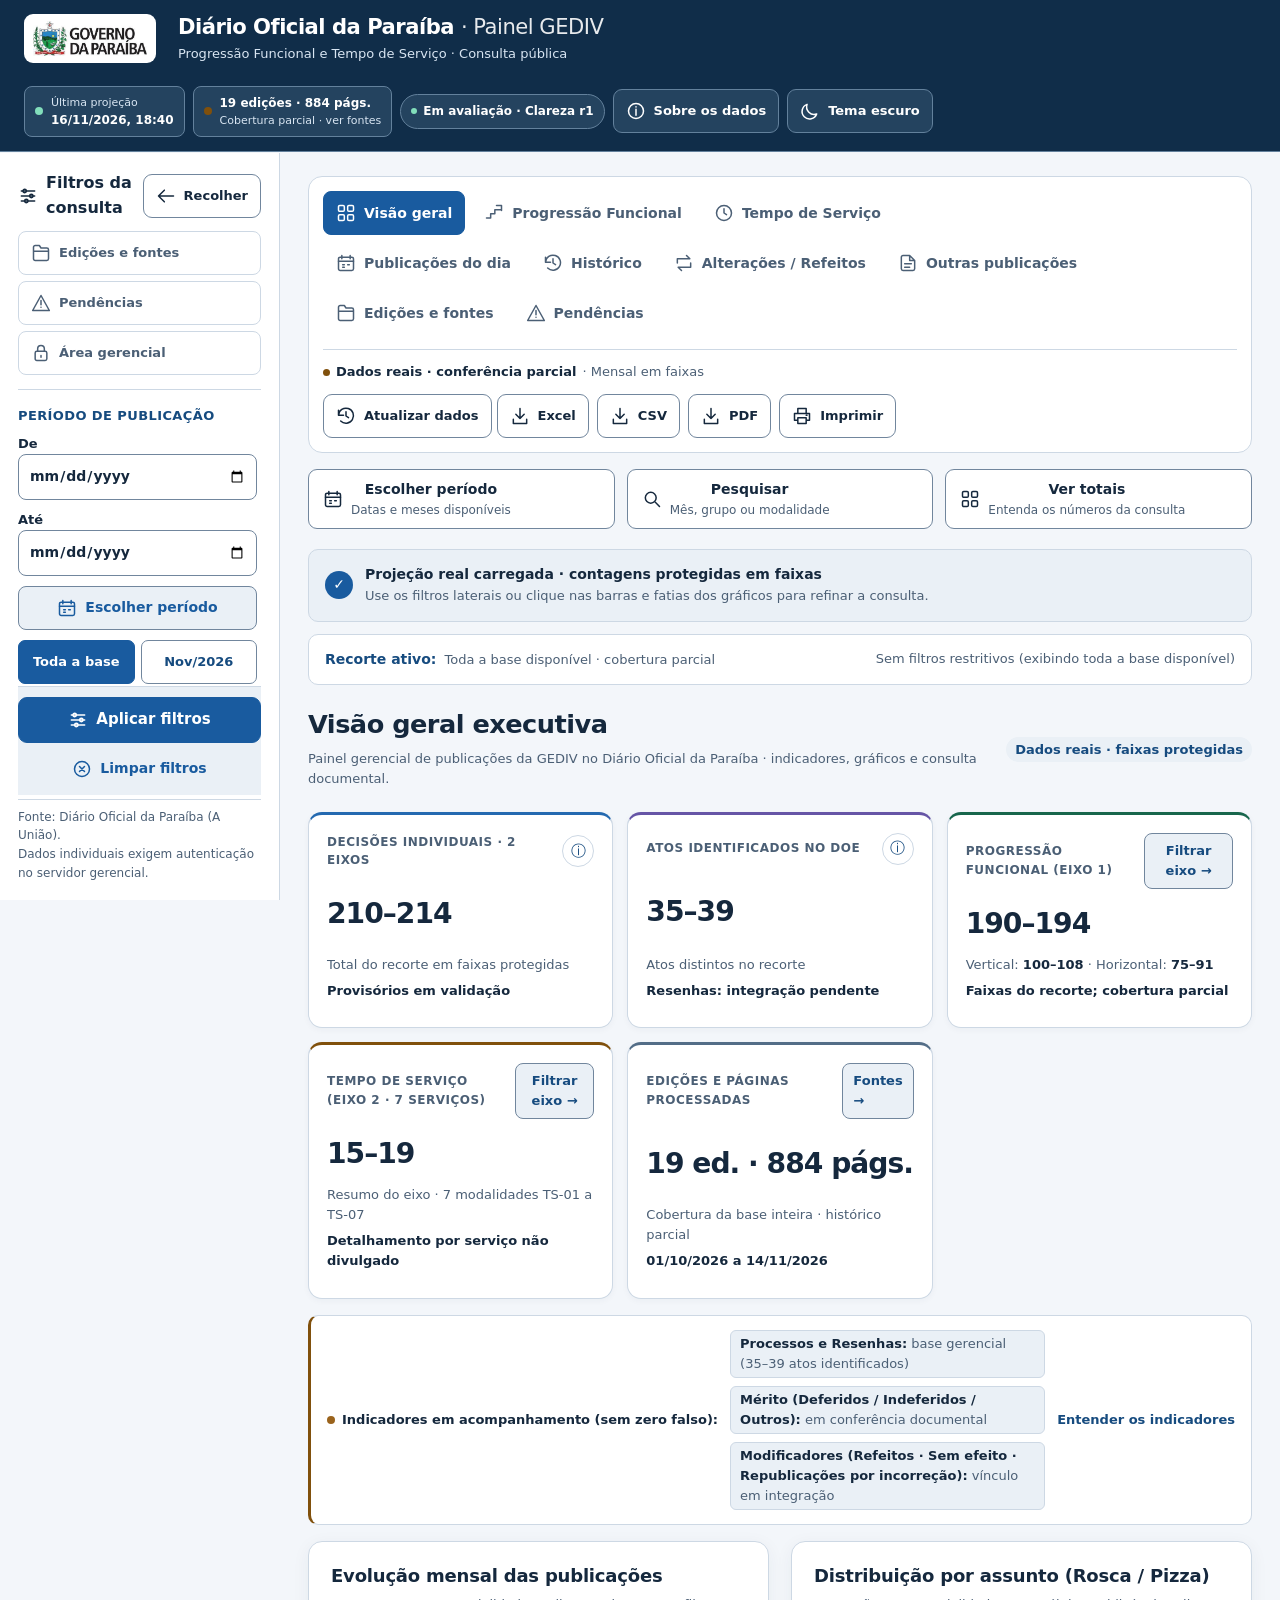
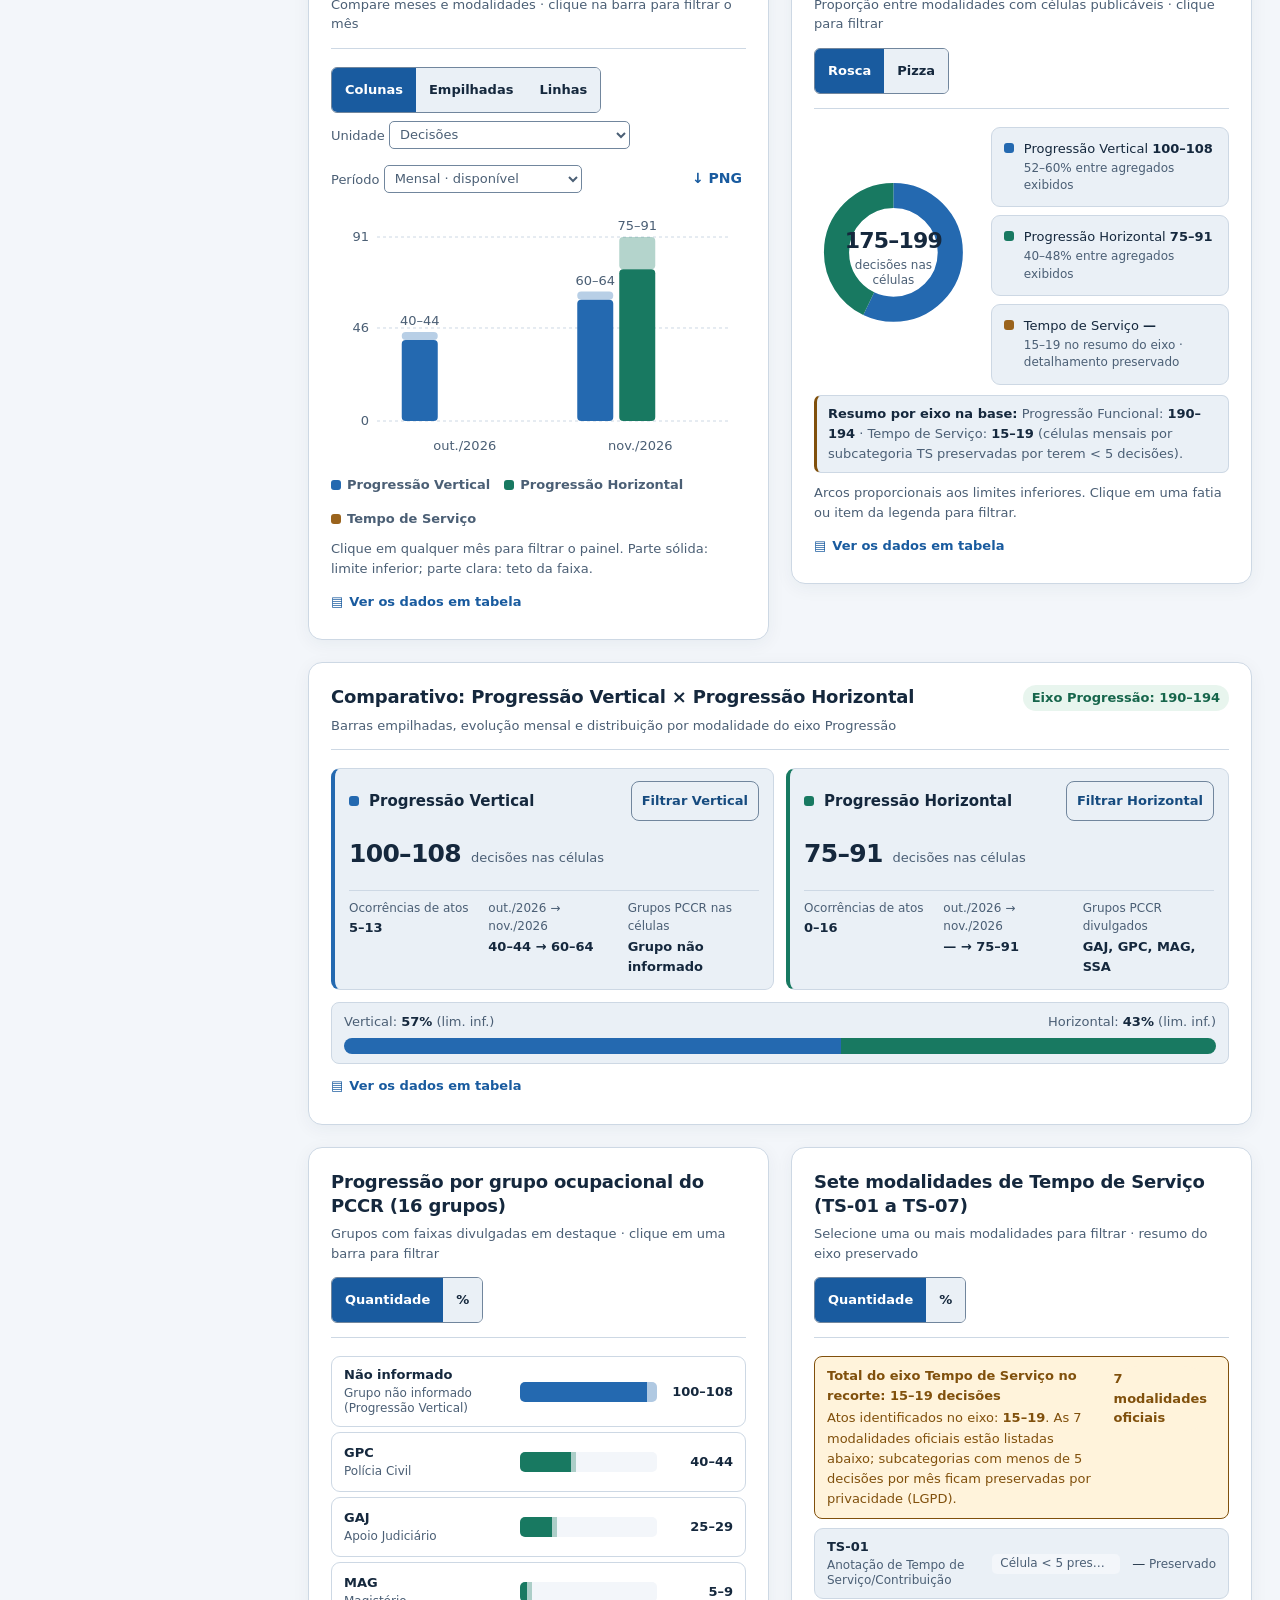
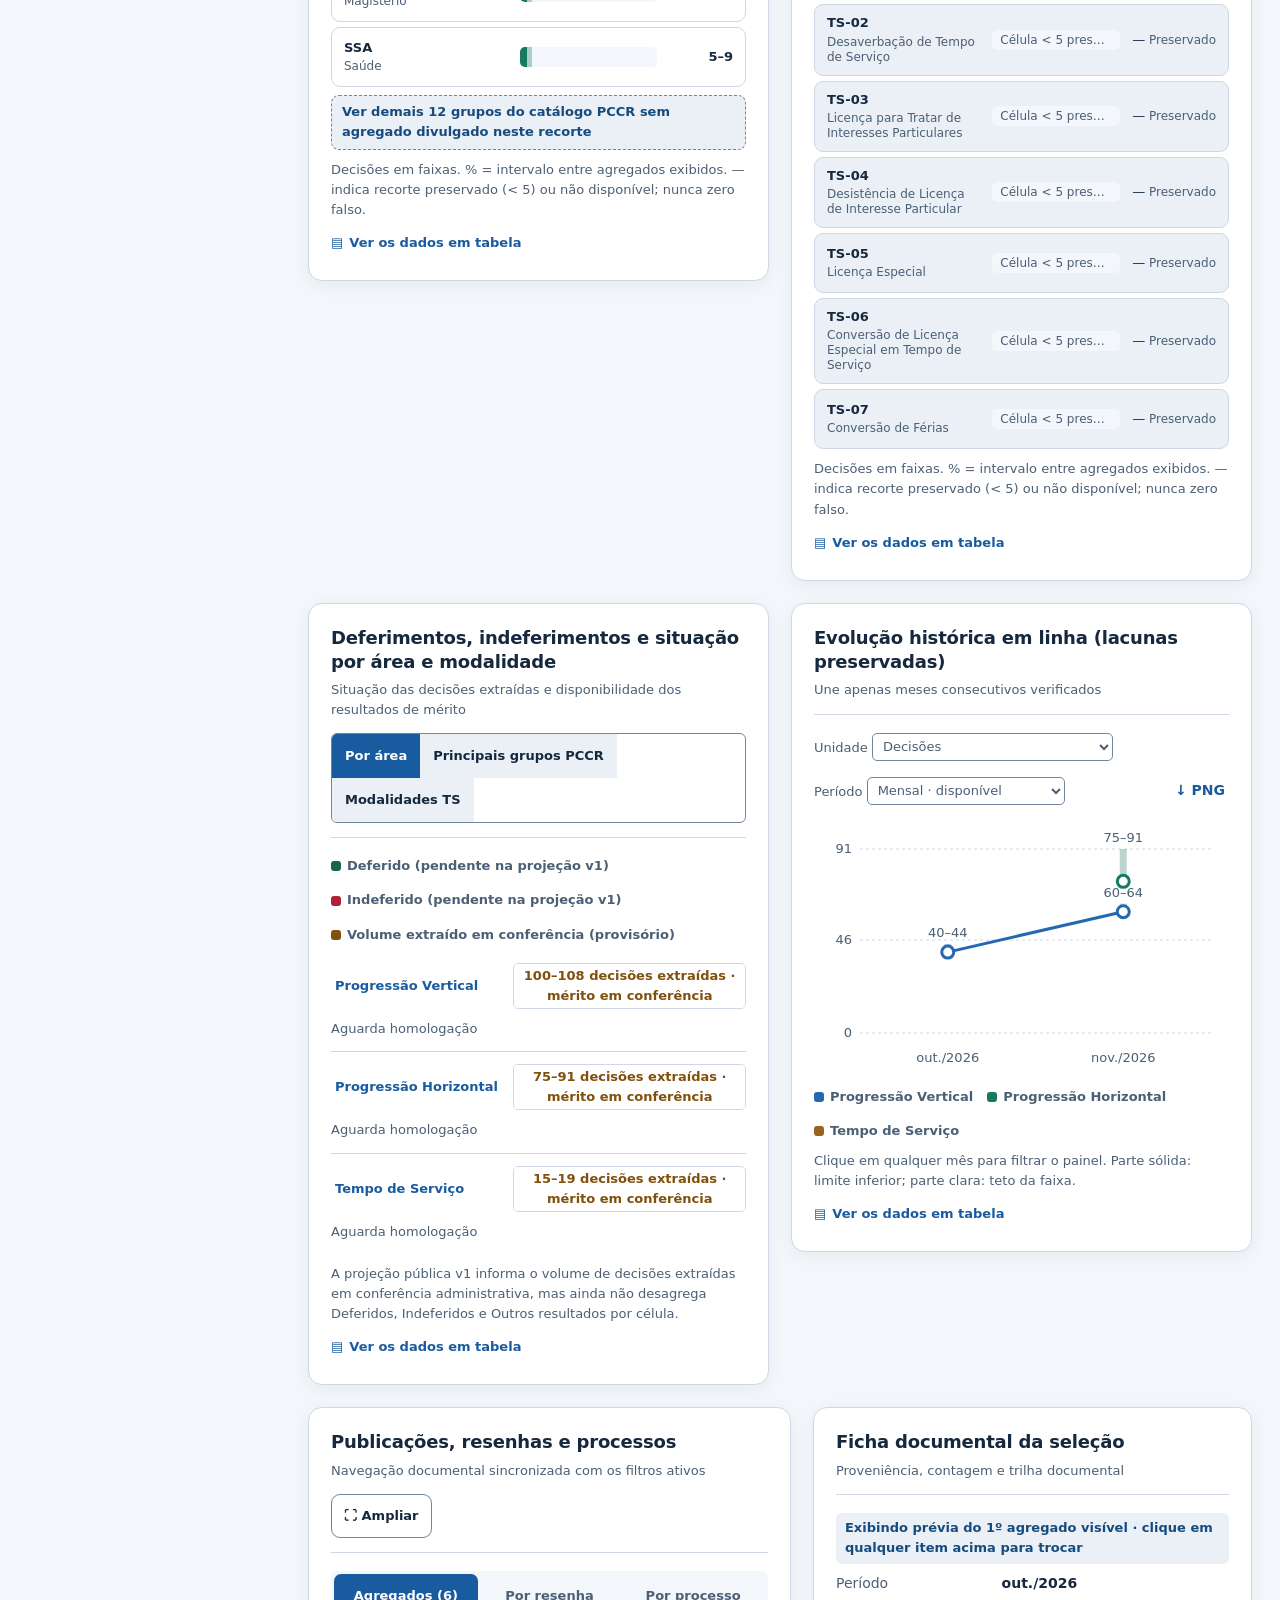
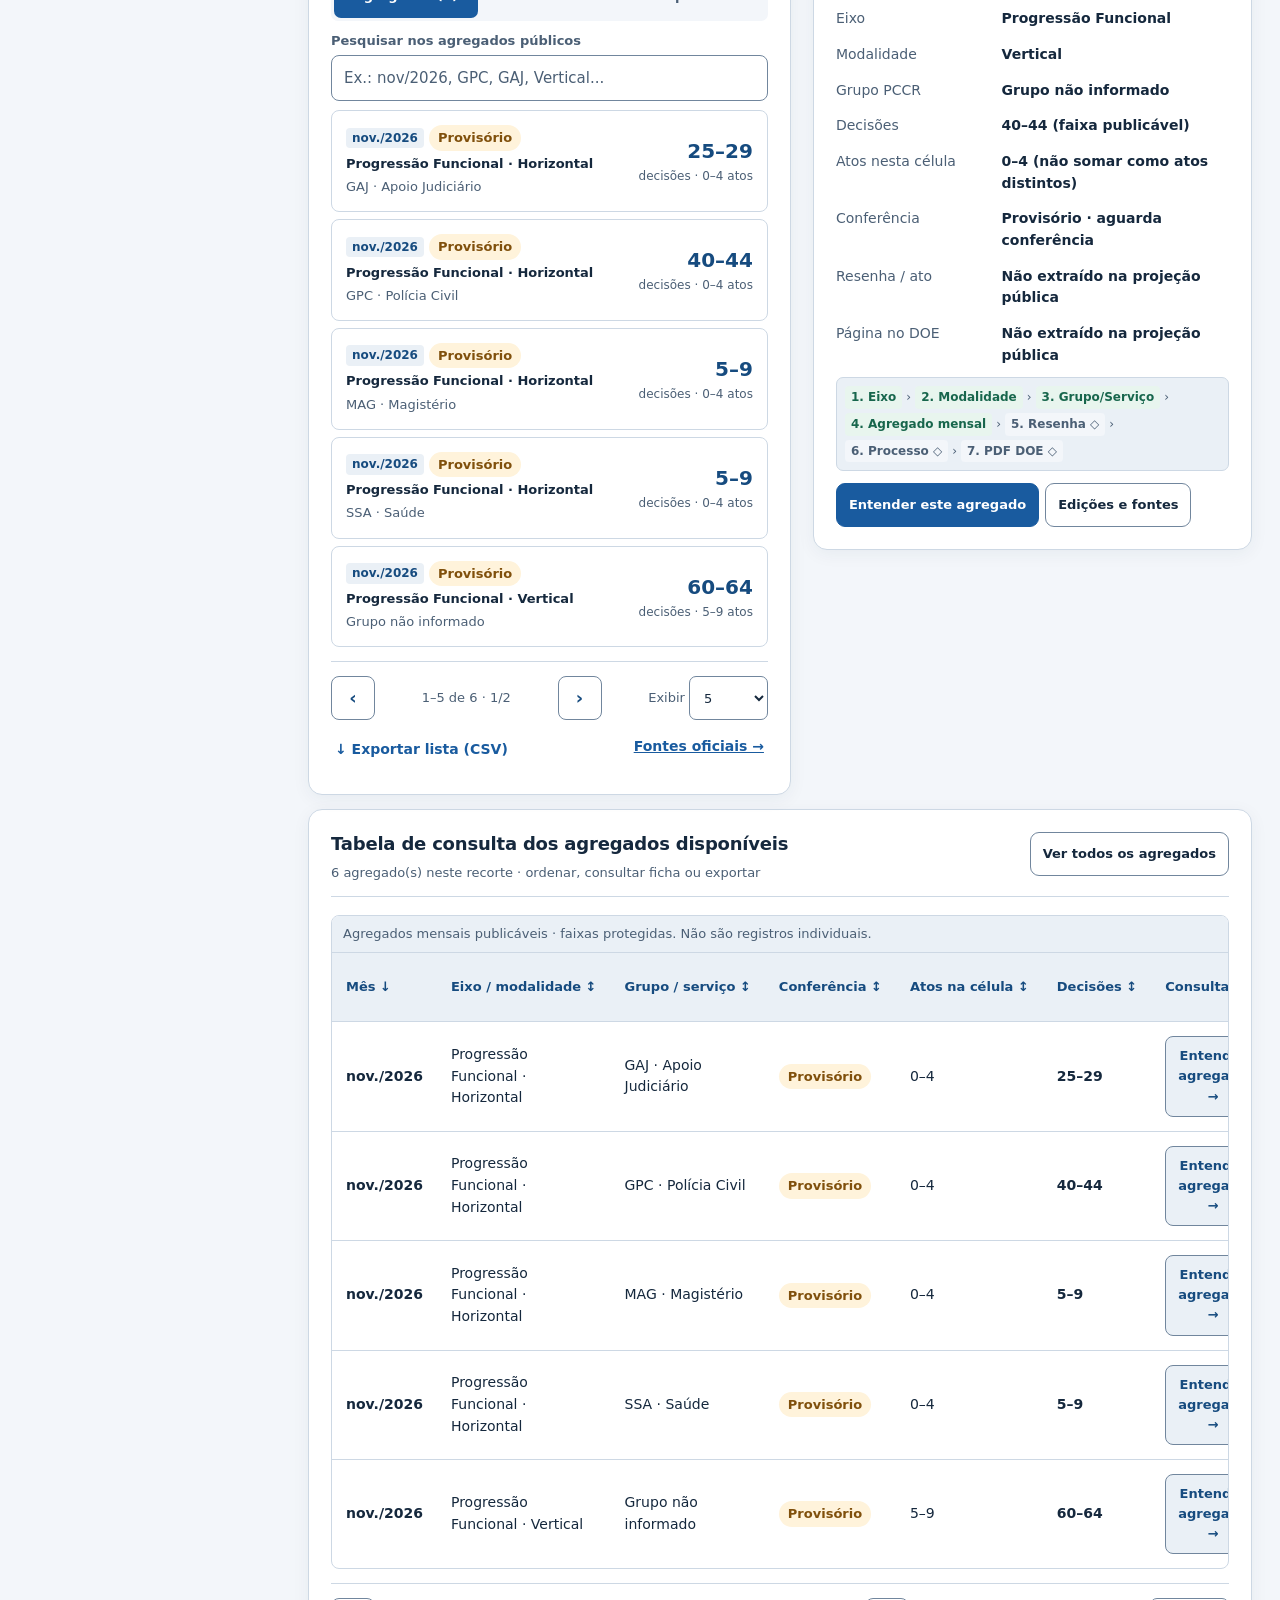
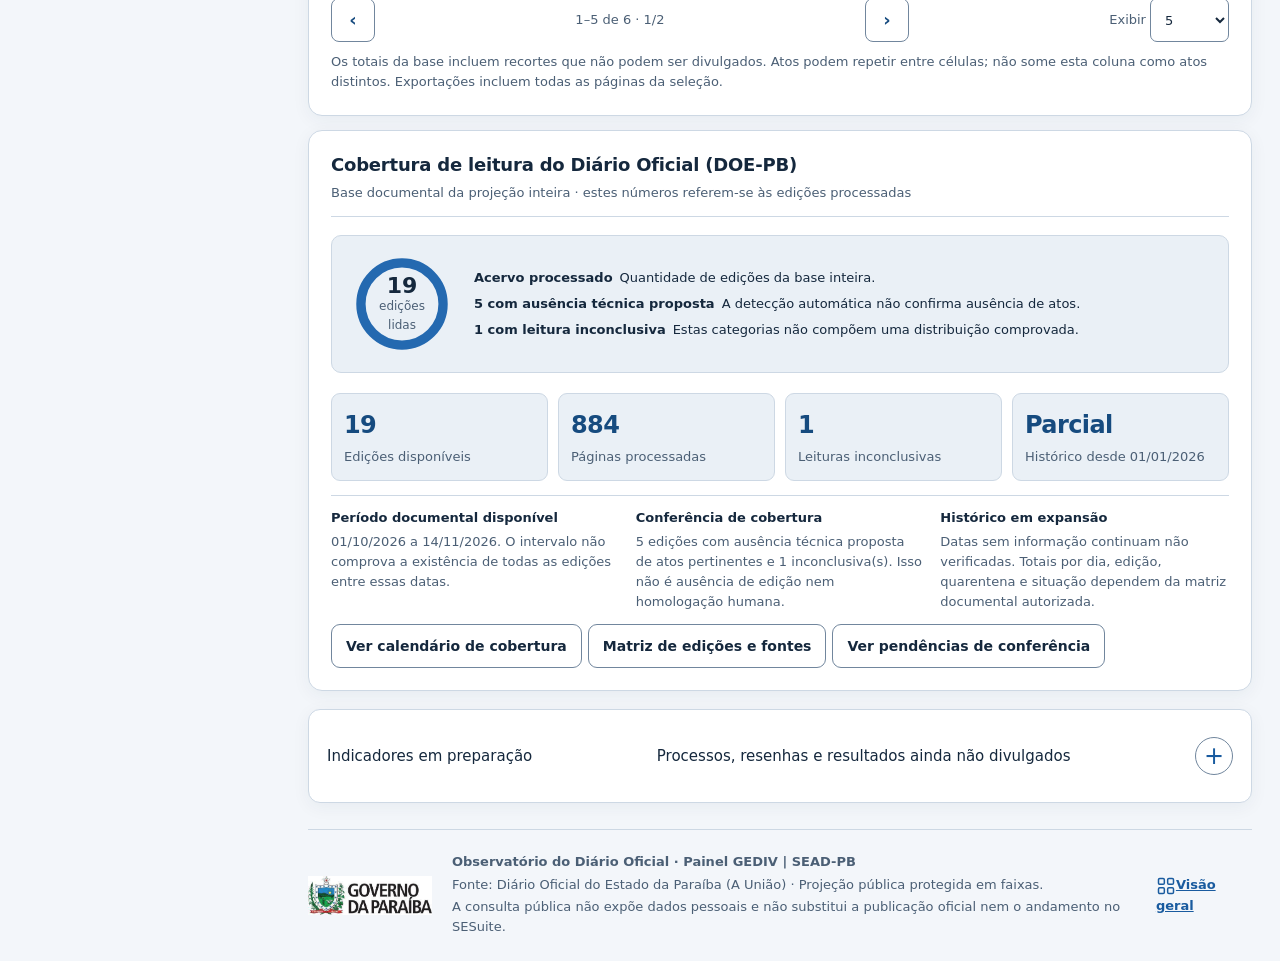
<file: index.html>
<!doctype html>
<html lang="pt-BR" data-theme="light">
<head>
<meta charset="utf-8"><meta name="viewport" content="width=device-width,initial-scale=1"><meta name="color-scheme" content="light dark">
<meta name="gediv-version" content="2026.11.18-clareza-r1">
<meta name="description" content="Observatório do Diário Oficial da Paraíba — Painel Público GEDIV/SEAD-PB. Indicadores, gráficos e consultas de Progressão Funcional e Tempo de Serviço.">
<title>Observatório do Diário Oficial · Painel GEDIV | SEAD-PB</title>
<link rel="icon" href="data:image/svg+xml,%3Csvg xmlns='http://www.w3.org/2000/svg' viewBox='0 0 40 40'%3E%3Crect width='40' height='40' rx='10' fill='%2307366e'/%3E%3Cpath d='M11 11h18v18H11zM16 17h8M16 22h8' fill='none' stroke='white' stroke-width='2'/%3E%3C/svg%3E">
<link rel="stylesheet" href="./calendario.css?v=98c83f9589df"><script src="./calendario.js?v=dd7c56bfd738" defer></script>
<link rel="stylesheet" href="./estilo.css?v=ff4aa7fa6c9c"><script src="./xlsx.js?v=ef50dd8ae97d" defer></script><script src="./pdf.js?v=d3a1cab5dc40" defer></script><script src="./modelo.js?v=2ad0e9ee1df9" defer></script><script src="./app.js?v=f77f49f187f8" defer></script>
</head>
<body>
<svg class="icon-sprite" aria-hidden="true" width="0" height="0" xmlns="http://www.w3.org/2000/svg"><defs><symbol id="icon-overview" viewBox="0 0 24 24"><rect x="3" y="3" width="7" height="7" rx="1.5"/><rect x="14" y="3" width="7" height="7" rx="1.5"/><rect x="3" y="14" width="7" height="7" rx="1.5"/><rect x="14" y="14" width="7" height="7" rx="1.5"/></symbol><symbol id="icon-progress" viewBox="0 0 24 24"><path d="M3 18h5v-5h5V8h8M15 3h6v6"/></symbol><symbol id="icon-clock" viewBox="0 0 24 24"><circle cx="12" cy="12" r="9"/><path d="M12 7v5l3 2"/></symbol><symbol id="icon-calendar" viewBox="0 0 24 24"><rect x="3" y="5" width="18" height="16" rx="2"/><path d="M7 3v4m10-4v4M3 10h18m-13 4h2m4 0h2m-8 3h2"/></symbol><symbol id="icon-history" viewBox="0 0 24 24"><path d="M3 11a9 9 0 1 1 2.6 7M3 5v6h6m3-4v5l3 2"/></symbol><symbol id="icon-changes" viewBox="0 0 24 24"><path d="M4 7h15l-4-4m5 14H5l4 4M4 7v5m16 5v-5"/></symbol><symbol id="icon-file" viewBox="0 0 24 24"><path d="M14 3H6a2 2 0 0 0-2 2v14a2 2 0 0 0 2 2h12a2 2 0 0 0 2-2V9zM14 3v6h6M8 13h8m-8 4h6"/></symbol><symbol id="icon-folder" viewBox="0 0 24 24"><path d="M3 7V5a2 2 0 0 1 2-2h5l2 3h7a2 2 0 0 1 2 2v11a2 2 0 0 1-2 2H5a2 2 0 0 1-2-2V7zM3 10h18"/></symbol><symbol id="icon-warning" viewBox="0 0 24 24"><path d="m12 3 10 18H2zM12 9v5m0 3v.1"/></symbol><symbol id="icon-lock" viewBox="0 0 24 24"><rect x="5" y="10" width="14" height="11" rx="2"/><path d="M8 10V7a4 4 0 0 1 8 0v3m-4 5v2"/></symbol><symbol id="icon-search" viewBox="0 0 24 24"><circle cx="10.5" cy="10.5" r="6.5"/><path d="m16 16 5 5"/></symbol><symbol id="icon-back" viewBox="0 0 24 24"><path d="m10 5-7 7 7 7M3 12h18"/></symbol><symbol id="icon-filter" viewBox="0 0 24 24"><path d="M4 6h16M4 12h16M4 18h16"/><circle cx="8" cy="6" r="2"/><circle cx="16" cy="12" r="2"/><circle cx="10" cy="18" r="2"/></symbol><symbol id="icon-clear" viewBox="0 0 24 24"><circle cx="12" cy="12" r="9"/><path d="m9 9 6 6m0-6-6 6"/></symbol><symbol id="icon-download" viewBox="0 0 24 24"><path d="M12 3v12m-5-5 5 5 5-5M4 16v5h16v-5"/></symbol><symbol id="icon-print" viewBox="0 0 24 24"><path d="M7 8V3h10v5M7 17H3V9h18v8h-4M7 14h10v7H7zM17 11h1"/></symbol><symbol id="icon-info" viewBox="0 0 24 24"><circle cx="12" cy="12" r="9"/><path d="M12 10v7m0-10v.1"/></symbol><symbol id="icon-moon" viewBox="0 0 24 24"><path d="M20 15.5A9 9 0 0 1 8.5 4a9 9 0 1 0 11.5 11.5z"/></symbol><symbol id="icon-sun" viewBox="0 0 24 24"><circle cx="12" cy="12" r="4"/><path d="M12 2v2m0 16v2M2 12h2m16 0h2M5 5l1.5 1.5m11 11L19 19M5 19l1.5-1.5m11-11L19 5"/></symbol><symbol id="icon-menu" viewBox="0 0 24 24"><path d="M3 6h18M3 12h18M3 18h18"/></symbol></defs></svg>
<a class="skip-link" href="#conteudo">Ir para o conteúdo principal</a>
<header class="topbar">
  <a class="brand" href="#geral" aria-label="GEDIV, voltar à visão geral">
    <img class="brand-logo" src="./logo.png" width="132" height="42" alt="Governo da Paraíba">
    <span class="brand-divider" aria-hidden="true"></span>
    <span class="brand-inst"><b>SEAD · GEDIV</b><small>Gerência Executiva de Concessão<br>de Direitos e Vantagens</small></span>
  </a>
  <div class="header-title">
    <h1>Diário Oficial da Paraíba <span>· Painel GEDIV</span></h1>
    <p class="topbar-description">Progressão Funcional e Tempo de Serviço · Consulta pública</p>
  </div>
  <div class="top-actions">
    <div class="updated" title="Data e hora de geração da projeção pública oficial">
      <span class="live-dot" aria-hidden="true"></span>
      <div><span>Última projeção</span><b id="atualizacao">Carregando…</b></div>
    </div>
    <a class="coverage-header" href="#cobertura" title="Consultar edições, páginas lidas e situação da cobertura documental">
      <span class="coverage-dot" aria-hidden="true"></span>
      <div><b id="coberturaTopoResumo">Carregando cobertura…</b><small>Cobertura parcial · ver fontes</small></div>
    </a>
    <span class="public-badge">Em avaliação · Clareza r1</span>
    <button id="sobreDados" type="button" class="button header-btn" aria-label="Entenda os dados, a metodologia e as contagens"><svg class="ui-icon" aria-hidden="true" viewBox="0 0 24 24"><use href="#icon-info"></use></svg><span>Sobre os dados</span></button>
    <button id="tema" type="button" class="button header-btn" aria-label="Ativar modo escuro" aria-pressed="false"><svg class="ui-icon" aria-hidden="true" viewBox="0 0 24 24"><use href="#icon-moon"></use></svg><span>Tema escuro</span></button>
  </div>
</header>

<div class="workspace" id="casca">
  <aside class="sidebar" id="menuLateral" aria-label="Menu e filtros">
    <div class="sidebar-head">
      <div class="sidebar-title"><svg class="ui-icon" aria-hidden="true" viewBox="0 0 24 24"><use href="#icon-filter"></use></svg><b>Filtros da consulta</b></div>
      <button class="button compact collapse-btn" type="button" id="recolherMenu" aria-label="Recolher menu" aria-controls="menuLateral" title="Recolher painel de filtros"><svg class="ui-icon" aria-hidden="true" viewBox="0 0 24 24"><use href="#icon-back"></use></svg><span>Recolher</span></button>
    </div>
    <nav id="menuApoio" class="side-nav" aria-label="Áreas de apoio">
      <a href="#cobertura"><svg class="ui-icon" aria-hidden="true" viewBox="0 0 24 24"><use href="#icon-folder"></use></svg><span>Edições e fontes</span></a>
      <a href="#pendencias"><svg class="ui-icon" aria-hidden="true" viewBox="0 0 24 24"><use href="#icon-warning"></use></svg><span>Pendências</span></a>
      <a href="#gerencial"><svg class="ui-icon" aria-hidden="true" viewBox="0 0 24 24"><use href="#icon-lock"></use></svg><span>Área gerencial</span></a>
    </nav>
    <form id="filtros" autocomplete="off">
      <fieldset>
        <legend>Período de publicação</legend>
        <div class="date-fields">
          <label>De<input type="date" id="inicio" aria-label="Data inicial" min="2026-01-01"></label>
          <span aria-hidden="true">→</span>
          <label>Até<input type="date" id="fim" aria-label="Data final" min="2026-01-01"></label>
        </div>
        <button type="button" class="text-button calendar-button" id="abrirCalendario"><svg class="ui-icon" aria-hidden="true" viewBox="0 0 24 24"><use href="#icon-calendar"></use></svg><span>Escolher período</span></button>
        <div class="period-shortcuts" aria-label="Períodos rápidos">
          <button type="button" data-periodo="tudo">Toda a base</button>
          <button type="button" data-periodo="2026-11">Nov/2026</button>
          <button type="button" data-periodo="2026-10">Out/2026</button>
          <button type="button" data-periodo="mes">Este mês</button>
          <button type="button" data-periodo="ano">Este ano</button>
          <button type="button" data-periodo="hoje">Hoje</button>
        </div>
        <p class="field-note">Agregados mensais protegidos. Selecione meses completos para filtrar indicadores e gráficos.</p>
      </fieldset>
      <fieldset>
        <legend>Eixo e modalidade</legend>
        <label for="eixo">Eixo funcional</label>
        <select id="eixo">
          <option value="">Todos os eixos (Progressão e Tempo)</option>
          <option value="PROGRESSAO">Progressão Funcional</option>
          <option value="TEMPO_SERVICO">Tempo de Serviço / Contribuição</option>
        </select>
        <label for="modalidade">Modalidade da Progressão</label>
        <select id="modalidade">
          <option value="">Horizontal e Vertical</option>
          <option value="VERTICAL">Progressão Vertical</option>
          <option value="HORIZONTAL">Progressão Horizontal</option>
        </select>
        <label for="grupo">Grupo ocupacional (PCCR · 16 grupos)</label>
        <select id="grupo"><option value="">Todos os grupos ocupacionais</option></select>
        <p class="field-note">Plano de Cargos, Carreiras e Remuneração. Códigos sem confirmação ficam separados.</p>
      </fieldset>
      <fieldset>
        <legend>Modalidades · Tempo de Serviço (7)</legend>
        <div id="listaServicos" class="check-list"></div>
        <p class="field-note">Marque um ou mais dos sete serviços oficiais (TS-01 a TS-07).</p>
      </fieldset>
      <fieldset>
        <legend>Situação da conferência</legend>
        <label class="sr-only" for="situacao">Situação de conferência</label>
        <select id="situacao">
          <option value="">Todos os dados disponíveis</option>
          <option value="conferido">Somente conferidos</option>
          <option value="provisorio">Provisórios (em conferência)</option>
          <option value="pendente">Pendentes / não verificados</option>
        </select>
      </fieldset>
      <details class="advanced">
        <summary>Filtros avançados (Resultado e Tipo)</summary>
        <label for="resultado">Resultado da decisão</label>
        <select id="resultado">
          <option value="">Todos os resultados</option>
          <option value="DEFERIDO">Deferido</option>
          <option value="INDEFERIDO">Indeferido</option>
          <option value="OUTROS">Outros / não informado</option>
        </select>
        <label for="tipo">Natureza da publicação</label>
        <select id="tipo">
          <option value="">Todas as naturezas</option>
          <option value="ORIGINAL">Publicação original</option>
          <option value="REPUBLICACAO">Republicação / refeito</option>
          <option value="RETIFICACAO">Retificação</option>
          <option value="SEM_EFEITO">Tornado sem efeito</option>
          <option value="OUTRAS">Outras publicações</option>
        </select>
        <label for="coberturaFiltro">Situação da cobertura por edição</label>
        <select id="coberturaFiltro">
          <option value="">Toda a cobertura disponível</option>
          <option value="verificada">Edição verificada</option>
          <option value="parcial">Parcial</option>
          <option value="pendente">Pendente</option>
          <option value="nao_verificada">Não verificada</option>
          <option value="quarentena">Quarentena</option>
          <option value="sem_edicao">Ausência confirmada</option>
        </select>
        <p class="field-note">Resultados de mérito, eventos modificadores e cobertura por edição dependem de disponibilidade na projeção pública.</p>
      </details>
    </form>
    <div class="filter-actions">
      <button class="button primary apply-btn" type="submit" form="filtros"><svg class="ui-icon" aria-hidden="true" viewBox="0 0 24 24"><use href="#icon-filter"></use></svg><span>Aplicar filtros</span></button>
      <button class="text-button clear-btn" id="limpar" type="button"><svg class="ui-icon" aria-hidden="true" viewBox="0 0 24 24"><use href="#icon-clear"></use></svg><span>Limpar filtros</span></button>
      <p id="filtrosPendentes" class="field-note" role="status"></p>
    </div>
    <p class="sidebar-note">Fonte: Diário Oficial da Paraíba (A União).<br>Dados individuais exigem autenticação no servidor gerencial.</p>
  </aside>

  <div class="collapsed-rail" id="trilhoFiltros" aria-label="Barra de filtros recolhida">
    <button type="button" id="expandirMenuTrilho" class="rail-btn" aria-label="Expandir menu de filtros" title="Abrir filtros"><svg class="ui-icon" aria-hidden="true" viewBox="0 0 24 24"><use href="#icon-filter"></use></svg></button>
    <span>FILTROS</span>
  </div>

  <main id="conteudo" tabindex="-1">
    <div class="mobile-toolbar">
      <button id="abrirMenu" class="button primary" type="button" aria-expanded="true" aria-controls="menuLateral"><svg class="ui-icon" aria-hidden="true" viewBox="0 0 24 24"><use href="#icon-menu"></use></svg><span>Menu e filtros</span></button>
      <span id="contextoCurto">Visão geral</span>
    </div>

    <div class="dashboard-toolbar">
      <nav id="abas" class="tabs" aria-label="Áreas do painel">
        <a href="#geral" aria-current="page"><svg class="ui-icon" aria-hidden="true" viewBox="0 0 24 24"><use href="#icon-overview"></use></svg><span>Visão geral</span></a>
        <a href="#progressao"><svg class="ui-icon" aria-hidden="true" viewBox="0 0 24 24"><use href="#icon-progress"></use></svg><span>Progressão Funcional</span></a>
        <a href="#tempo"><svg class="ui-icon" aria-hidden="true" viewBox="0 0 24 24"><use href="#icon-clock"></use></svg><span>Tempo de Serviço</span></a>
        <details class="more-sections" id="outrasSecoes" open><summary>Mais consultas</summary><div class="secondary-links">
        <a href="#dia"><svg class="ui-icon" aria-hidden="true" viewBox="0 0 24 24"><use href="#icon-calendar"></use></svg><span>Publicações do dia</span></a>
        <a href="#historico"><svg class="ui-icon" aria-hidden="true" viewBox="0 0 24 24"><use href="#icon-history"></use></svg><span>Histórico</span></a>
        <a href="#alteracoes"><svg class="ui-icon" aria-hidden="true" viewBox="0 0 24 24"><use href="#icon-changes"></use></svg><span>Alterações / Refeitos</span></a>
        <a href="#outras"><svg class="ui-icon" aria-hidden="true" viewBox="0 0 24 24"><use href="#icon-file"></use></svg><span>Outras publicações</span></a>
        <a href="#cobertura"><svg class="ui-icon" aria-hidden="true" viewBox="0 0 24 24"><use href="#icon-folder"></use></svg><span>Edições e fontes</span></a>
        <a href="#pendencias"><svg class="ui-icon" aria-hidden="true" viewBox="0 0 24 24"><use href="#icon-warning"></use></svg><span>Pendências</span></a>
        </div></details>
      </nav>
      <div class="actionbar">
        <div class="status-summary">
          <span class="status-dot" aria-hidden="true"></span>
          <b id="situacaoResumo">Carregando a projeção</b>
          <span id="versaoResumo"></span>
        </div>
        <div class="export-actions">
          <button class="button" id="atualizar" type="button" title="Reler a projeção pública disponível; não inicia coleta"><svg class="ui-icon" aria-hidden="true" viewBox="0 0 24 24"><use href="#icon-history"></use></svg><span>Atualizar dados</span></button>
          <details class="export-menu" id="opcoesExportacao" open><summary class="button"><svg class="ui-icon" aria-hidden="true" viewBox="0 0 24 24"><use href="#icon-download"></use></svg><span>Exportar</span></summary><div class="export-formats">
          <button class="button" id="exportarXlsx" type="button" disabled><svg class="ui-icon" aria-hidden="true" viewBox="0 0 24 24"><use href="#icon-download"></use></svg><span>Excel</span></button>
          <button class="button" id="exportarCsv" type="button" disabled><svg class="ui-icon" aria-hidden="true" viewBox="0 0 24 24"><use href="#icon-download"></use></svg><span>CSV</span></button>
          <button class="button" id="exportarPdf" type="button" disabled><svg class="ui-icon" aria-hidden="true" viewBox="0 0 24 24"><use href="#icon-download"></use></svg><span>PDF</span></button>
          <button class="button" id="imprimir" type="button" disabled><svg class="ui-icon" aria-hidden="true" viewBox="0 0 24 24"><use href="#icon-print"></use></svg><span>Imprimir</span></button>
          </div></details>
        </div>
      </div>
    </div>

    <div class="quick-actions" aria-label="Ações rápidas da consulta">
      <button class="button" type="button" id="periodoRapido"><svg class="ui-icon" aria-hidden="true" viewBox="0 0 24 24"><use href="#icon-calendar"></use></svg><span><b>Escolher período</b><small>Datas e meses disponíveis</small></span></button>
      <button class="button" type="button" id="pesquisarConsulta"><svg class="ui-icon" aria-hidden="true" viewBox="0 0 24 24"><use href="#icon-search"></use></svg><span><b>Pesquisar</b><small>Mês, grupo ou modalidade</small></span></button>
      <button class="button" type="button" id="verTotais"><svg class="ui-icon" aria-hidden="true" viewBox="0 0 24 24"><use href="#icon-overview"></use></svg><span><b>Ver totais</b><small>Entenda os números da consulta</small></span></button>
    </div>
    <div class="section-location"><button class="button" type="button" id="voltarConsulta" hidden><svg class="ui-icon" aria-hidden="true" viewBox="0 0 24 24"><use href="#icon-back"></use></svg><span>Voltar</span></button><span id="localConsulta">Consulta pública / Visão geral</span></div>

    <div class="context-strip">
      <div id="estado" class="notice compact-notice" role="status">
        <span aria-hidden="true">i</span>
        <div><b>Carregando os dados disponíveis</b><p>Aguarde a leitura da projeção pública.</p></div>
      </div>
      <div class="active-filters">
        <div class="active-filters-text">
          <b>Recorte ativo:</b>
          <p id="filtrosAtivos">Visão geral da base disponível</p>
        </div>
        <div id="chipsFiltro" class="filter-chips" aria-label="Atalhos para remover filtros ativos"></div>
      </div>
    </div>

    <div id="erro" class="notice error" role="alert" hidden>
      <div>
        <h2>Os dados não puderam ser carregados</h2>
        <p id="mensagemErro"></p>
        <button class="button primary" id="tentarNovamente" type="button">Tentar novamente</button>
      </div>
    </div>
    <div id="restricaoRecorte" class="notice warning" role="status" hidden></div>

    <section id="pagina" aria-labelledby="tituloPagina" aria-busy="true">
      <h2 id="tituloPagina">Visão geral</h2>
      <p class="empty-state">Aguardando dados.</p>
    </section>

    <details class="indicators-monitor" aria-labelledby="tituloMonitorIndicadores">
      <summary class="monitor-summary"><span>Indicadores em preparação</span><span>Processos, resenhas e resultados ainda não divulgados</span></summary>
      <div class="monitor-head">
        <div>
          <span class="eyebrow">DISPONIBILIDADE DAS INFORMAÇÕES</span>
          <h2 id="tituloMonitorIndicadores">O que já está disponível e o que falta conferir</h2>
          <p>Processos, resenhas, decisões e alterações são contagens diferentes. O travessão indica uma informação ainda não disponível nesta base pública.</p>
        </div>
        <span class="pill neutral">Contrato público v1 · LGPD</span>
      </div>
      <div class="cards" id="indicadores" aria-label="Sete indicadores principais" aria-live="polite"></div>
      <div class="cards-secondary" id="indicadoresComplementares" aria-label="Indicadores complementares de eventos, resultados e cobertura"></div>
    </details>

    <footer>
      <img src="./logo.png" width="136" height="42" alt="Governo da Paraíba">
      <div>
        <b>Observatório do Diário Oficial · Painel GEDIV | SEAD-PB</b>
        <p>Fonte: Diário Oficial do Estado da Paraíba (A União) · Projeção pública protegida em faixas.</p>
        <p>A consulta pública não expõe dados pessoais e não substitui a publicação oficial nem o andamento no SESuite.</p>
      </div>
      <a href="#geral"><svg class="ui-icon" aria-hidden="true" viewBox="0 0 24 24"><use href="#icon-overview"></use></svg><span>Visão geral</span></a>
    </footer>
  </main>
</div>

<div class="menu-backdrop" id="fundoMenu" hidden></div>
<dialog id="detalhe" aria-labelledby="tituloDetalhe">
  <div class="dialog-head">
    <div><p class="eyebrow">OBSERVATÓRIO DO DIÁRIO OFICIAL · GEDIV</p><h2 id="tituloDetalhe">Detalhes da seleção</h2></div>
    <button class="button" type="button" id="fecharDetalhe"><svg class="ui-icon" aria-hidden="true" viewBox="0 0 24 24"><use href="#icon-clear"></use></svg><span>Fechar</span></button>
  </div>
  <div id="corpoDetalhe"></div>
</dialog>
<div id="anuncio" class="sr-only" role="status" aria-live="polite"></div>
<div id="toast" class="toast" role="status" hidden></div>
<section id="impressao" aria-label="Relatório para impressão" hidden></section>
</body>
</html>
</file>
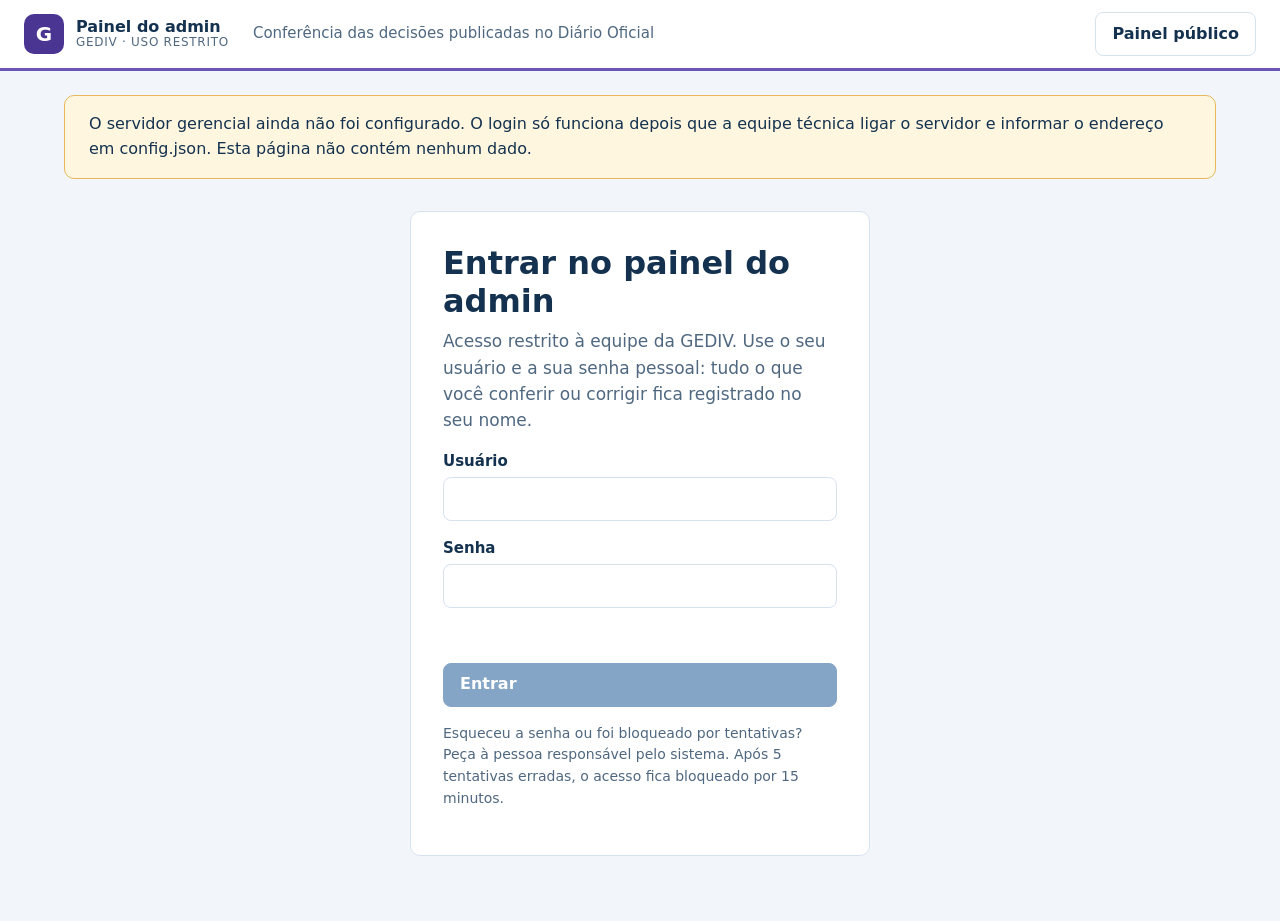
<file: painel-v2/admin-painel/index.html>
<!doctype html>
<html lang="pt-BR">
<head>
<meta charset="utf-8">
<meta name="viewport" content="width=device-width,initial-scale=1">
<meta name="color-scheme" content="light dark">
<meta name="robots" content="noindex, nofollow">
<meta name="referrer" content="no-referrer">
<!-- Esta página NÃO contém dados. Tudo vem do servidor gerencial, depois do login conferido no servidor. -->
<meta http-equiv="Content-Security-Policy" content="default-src 'self'; script-src 'self'; style-src 'self'; img-src 'self' data: blob:; connect-src 'self' https: http://127.0.0.1:* http://localhost:*; frame-src blob:; object-src 'none'; base-uri 'none'; form-action 'none'">
<title>Painel do admin · GEDIV</title>
<link rel="icon" href="data:image/svg+xml,%3Csvg xmlns='http://www.w3.org/2000/svg' viewBox='0 0 40 40'%3E%3Crect width='40' height='40' rx='10' fill='%234b3592'/%3E%3Cpath d='M12 20h16M20 12v16' stroke='white' stroke-width='3'/%3E%3C/svg%3E">
<link rel="stylesheet" href="../estilo.css">
<link rel="stylesheet" href="./admin.css">
<script src="./admin.js" defer></script>
</head>
<body class="admin">
<a class="pular" href="#conteudo">Ir para o conteúdo</a>
<header class="topo">
  <a class="marca" href="./" aria-label="Painel do admin GEDIV">
    <span class="marca-simbolo admin-simbolo" aria-hidden="true">G</span>
    <span class="marca-texto"><b>Painel do admin</b><small>GEDIV · uso restrito</small></span>
  </a>
  <p class="topo-frase">Conferência das decisões publicadas no Diário Oficial</p>
  <div class="topo-acoes">
    <span id="quemEsta" class="selo-admin" hidden></span>
    <button id="sair" type="button" class="botao" hidden>Sair</button>
    <a class="botao botao-discreto" href="../#/inicio">Painel público</a>
  </div>
</header>

<main id="conteudo" tabindex="-1" class="admin-conteudo">
  <div id="aviso" class="estado" role="status" hidden></div>

  <section id="telaLogin" class="login" aria-labelledby="tLogin" hidden>
    <h1 id="tLogin">Entrar no painel do admin</h1>
    <p class="descricao">Acesso restrito à equipe da GEDIV. Use o seu usuário e a sua senha pessoal: tudo o que você conferir ou corrigir fica registrado no seu nome.</p>
    <form id="formLogin" class="login-form" novalidate>
      <label class="campo"><span>Usuário</span><input id="usuario" name="usuario" autocomplete="username" autocapitalize="none" spellcheck="false" required></label>
      <label class="campo"><span>Senha</span><input id="senha" name="senha" type="password" autocomplete="current-password" required></label>
      <p id="erroLogin" class="erro-campo" role="alert"></p>
      <button id="entrar" type="submit" class="botao botao-primario">Entrar</button>
    </form>
    <p class="nota">Esqueceu a senha ou foi bloqueado por tentativas? Peça à pessoa responsável pelo sistema. Após 5 tentativas erradas, o acesso fica bloqueado por 15 minutos.</p>
  </section>

  <section id="telaApp" hidden>
    <nav class="sub-abas" aria-label="Seções do painel do admin">
      <a href="#fila" data-aba="fila">Fila de revisão</a>
      <a href="#conferidas" data-aba="conferidas">Já conferidas</a>
      <a href="#conflitos" data-aba="conflitos">Conflitos</a>
      <a href="#historico" data-aba="historico">Histórico de ações</a>
    </nav>
    <div id="area" aria-live="polite"></div>
  </section>
</main>

<dialog id="dialogo" aria-labelledby="dialogoTitulo">
  <form id="dialogoForm" method="dialog" novalidate>
    <div class="dialogo-cabeca"><h2 id="dialogoTitulo"></h2><button id="fecharDialogo" type="button" class="botao" value="cancelar">Cancelar ✕</button></div>
    <div id="dialogoCorpo"></div>
    <p id="dialogoErro" class="erro-campo" role="alert"></p>
    <div class="dialogo-acoes"><button id="dialogoConfirmar" type="submit" class="botao botao-primario">Confirmar</button></div>
  </form>
</dialog>
<div id="anuncio" class="so-leitor" role="status" aria-live="polite"></div>
</body>
</html>
</file>
<file: calendario.css>
/* Calendário de intervalo — usa os tokens semânticos dos dois temas GEDIV. */
.gediv-calendar-dialog {
  width: min(820px, calc(100vw - 32px)); max-height: calc(100dvh - 32px);
  padding: 24px; border: 1px solid var(--line, #cad5e2); border-radius: 16px;
  color: var(--ink, #15263a); background: var(--surface, #fff);
  box-shadow: 0 24px 80px #00142b55; overflow: auto; overscroll-behavior: contain;
  scrollbar-gutter: stable; font-size: 14px; line-height: 1.5;
}
.gediv-calendar-dialog::backdrop { background: #061a36b8; }
.gediv-cal-heading { display: flex; align-items: start; justify-content: space-between; gap: 16px; }
.gediv-cal-heading h2 { font-size: 23px; margin-bottom: 4px; }
.gediv-cal-heading p, .gediv-cal-keyboard, .gediv-cal-coverage { color: var(--muted, #475569); }
.gediv-calendar-dialog button {
  min-height: 44px; min-width: 44px; border: 1px solid var(--control-border, #64748b);
  border-radius: 8px; background: var(--surface, #fff); padding: 8px 12px;
  color: var(--ink, #15263a); font: inherit; line-height: 1.35;
}
.gediv-calendar-dialog button:hover { border-color: var(--blue, #124e97); background: var(--blue-soft, #ecf2f8); }
.gediv-calendar-dialog :focus-visible { outline: 3px solid var(--focus, #0b69b5); outline-offset: 3px; }
.gediv-cal-close { flex-shrink: 0; }
.gediv-cal-shortcuts { display: flex; flex-wrap: wrap; gap: 8px; margin: 12px 0 16px; }
.gediv-cal-shortcuts button { font-size: 13px; }
.gediv-cal-shortcuts button[aria-pressed="true"] {
  background: var(--blue, #124e97); color: var(--on-primary, #fff); border-color: var(--blue, #124e97);
  font-weight: 700; box-shadow: inset 0 -3px 0 currentColor;
}
.gediv-cal-shortcuts button[aria-pressed="true"]:hover { background: var(--primary-hover, #0e3f7b); }
.gediv-cal-inputs { display: grid; grid-template-columns: minmax(0, 1fr) auto minmax(0, 1fr); align-items: end; gap: 12px; }
.gediv-cal-inputs label { display: grid; min-width: 0; gap: 5px; font-weight: 650; }
.gediv-cal-inputs input, .gediv-cal-nav input, .gediv-cal-nav select {
  width: 100%; min-width: 0; height: 44px; padding: 7px 10px;
  border: 1px solid var(--control-border, #64748b); border-radius: 8px;
  background: var(--surface, #fff); color: var(--ink, #15263a); font: inherit;
}
.gediv-cal-inputs > span { padding-bottom: 11px; }
.gediv-cal-nav { display: grid; grid-template-columns: 44px 44px minmax(0, 1fr) 94px 44px 44px; gap: 8px; align-items: center; margin: 20px 0 14px; }
.gediv-cal-nav label { min-width: 0; }
.gediv-cal-nav button { font-size: 22px; line-height: 1; padding: 4px; }
.gediv-cal-months { display: grid; grid-template-columns: minmax(0, 1fr) minmax(0, 1fr); gap: 24px; }
.gediv-cal-month { min-width: 0; }
.gediv-cal-month h3 { text-align: center; font-size: 16px; margin: 4px 0 10px; }
.gediv-cal-weekdays, .gediv-cal-days { display: grid; grid-template-columns: repeat(7, minmax(0, 1fr)); gap: 4px; }
.gediv-cal-weekdays span { text-align: center; font-size: 12px; font-weight: 650; color: var(--muted, #475569); padding: 4px 0 8px; }
.gediv-cal-days button {
  min-width: 0; min-height: 42px; aspect-ratio: 1; padding: 4px; border-color: transparent;
  font-size: 14px; font-variant-numeric: tabular-nums;
}
.gediv-cal-days button.in-range { color: var(--ink, #15263a); background: var(--blue-soft, #ecf2f8); border-radius: 4px; }
.gediv-cal-days button.selected {
  color: var(--on-primary, #fff); background: var(--blue, #124e97);
  border-color: var(--blue, #124e97); font-weight: 750;
}
.gediv-cal-days button.is-today { box-shadow: inset 0 0 0 2px var(--blue, #124e97); text-decoration: underline; text-underline-offset: 4px; }
.gediv-cal-days button.selected:hover { color: var(--on-primary, #fff); background: var(--primary-hover, #0e3f7b); border-color: var(--primary-hover, #0e3f7b); }
.gediv-cal-keyboard { font-size: 12px; margin: 14px 0; }
.gediv-cal-message { border: 1px solid var(--line, #cad5e2); color: var(--ink, #15263a); background: var(--side, #ecf2f8); border-radius: 9px; padding: 12px 14px; font-size: 13px; line-height: 1.55; }
.gediv-cal-coverage { font-size: 12px; line-height: 1.55; margin: 12px 0 16px; }
.gediv-cal-actions {
  position: sticky; bottom: -24px; display: flex; align-items: center; flex-wrap: wrap; gap: 10px;
  margin: 0 -24px -24px; padding: 16px 24px 24px; z-index: 1;
  border-top: 1px solid var(--line, #cad5e2); background: var(--surface, #fff);
}
.gediv-cal-actions > span { flex: 1; }
.gediv-cal-actions button.gediv-cal-apply { background: var(--blue, #124e97); color: var(--on-primary, #fff); border-color: var(--blue, #124e97); font-weight: 700; }
.gediv-cal-actions button.gediv-cal-apply:hover { background: var(--primary-hover, #0e3f7b); border-color: var(--primary-hover, #0e3f7b); }
.gediv-cal-actions button.gediv-cal-apply:disabled { opacity: 1; background: var(--side, #ecf2f8); color: var(--muted, #475569); border-color: var(--line, #cad5e2); cursor: not-allowed; }
@media (max-width: 680px) {
  .gediv-calendar-dialog { width: calc(100vw - 16px); max-height: calc(100dvh - 16px); padding: 16px; border-radius: 12px; }
  .gediv-cal-months { grid-template-columns: minmax(0, 1fr); }
  .gediv-cal-second { display: none; }
  .gediv-cal-nav { grid-template-columns: repeat(4, minmax(0, 1fr)); gap: 8px; }
  .gediv-cal-nav label:nth-child(3) { grid-column: 1 / 3; grid-row: 1; }
  .gediv-cal-nav label:nth-child(4) { grid-column: 3 / 5; grid-row: 1; }
  .gediv-cal-nav button { grid-row: 2; }
  .gediv-cal-nav input, .gediv-cal-nav select { font-size: 14px; }
  .gediv-cal-inputs { gap: 8px; }
  .gediv-cal-inputs input { padding: 6px; font-size: 14px; }
  .gediv-cal-days button { aspect-ratio: auto; min-height: 44px; }
  .gediv-cal-shortcuts { gap: 8px; }
  .gediv-cal-actions { bottom: -16px; margin: 0 -16px -16px; padding: 14px 16px 16px; display: grid; grid-template-columns: auto auto minmax(0, 1fr); gap: 8px; }
  .gediv-cal-actions > span { display: none; }
  .gediv-cal-actions button { padding: 8px 10px; min-width: 0; }
}
@media (max-width: 360px) {
  .gediv-calendar-dialog { width: calc(100vw - 8px); max-height: calc(100dvh - 8px); padding: 10px; scrollbar-gutter: auto; }
  .gediv-cal-weekdays, .gediv-cal-days { gap: 1px; }
  .gediv-cal-actions { bottom: -10px; margin: 0 -10px -10px; padding: 12px 10px 10px; gap: 6px; }
  .gediv-cal-heading { gap: 10px; }
  .gediv-cal-heading h2 { font-size: 21px; }
}
</file>
<file: estilo.css>
/* GEDIV Clareza Institucional. Tokens semânticos são a única fonte de cores de tela. */
:root {
  color-scheme: light;
  --bg: #F3F6FA;
  --surface: #FFFFFF;
  --surface-alt: #EAF0F6;
  --surface-hover: #E0EAF5;
  --text: #15283D;
  --text-subtle: #4B5F75;
  --border: #CDD8E4;
  --control-border: #71869D;
  --primary: #195B9F;
  --primary-hover: #10477F;
  --on-primary: #FFFFFF;
  --focus: #176ABD;
  --success: #17664C;
  --success-bg: #E8F5EE;
  --danger: #AD2238;
  --danger-bg: #FDEDF0;
  --warning: #80500C;
  --warning-bg: #FFF3DB;
  --nav-bg: #102D49;
  --nav-text: #FFFFFF;
  --nav-subtle: #D8E5F2;
  --nav-surface: #24435F;
  --nav-border: #63819C;
  --accent-text: #164B7F;
  --disabled-text: #52677E;
  --chart-1: #2469B0;
  --chart-2: #187961;
  --chart-3: #9A631C;
  --chart-4: #6655A6;
  --chart-5: #78661B;
  --chart-6: #AE4561;
  --chart-7: #536D87;
  --side: var(--surface-alt);
  --ink: var(--text);
  --muted: var(--text-subtle);
  --line: var(--border);
  --line-strong: var(--control-border);
  --blue: var(--primary);
  --blue-dark: var(--accent-text);
  --blue-soft: var(--surface-alt);
  --green: var(--success);
  --green-soft: var(--success-bg);
  --orange: var(--warning);
  --orange-soft: var(--warning-bg);
  --red: var(--danger);
  --indigo: var(--chart-4);
  --shadow: 0 4px 18px rgba(25, 49, 76, .055);
  --shadow-sm: 0 2px 6px rgba(25, 49, 76, .04);
}

[data-theme="dark"] {
  color-scheme: dark;
  --bg: #0B1421;
  --surface: #142338;
  --surface-alt: #1B2E45;
  --surface-hover: #263D58;
  --text: #F1F6FD;
  --text-subtle: #BECDDE;
  --border: #38516B;
  --control-border: #7892AD;
  --primary: #9AC8FF;
  --primary-hover: #BDDDFF;
  --on-primary: #0B1421;
  --focus: #B6D9FF;
  --success: #82DEBB;
  --success-bg: #153B32;
  --danger: #FF9EB1;
  --danger-bg: #3D2431;
  --warning: #FFD18B;
  --warning-bg: #392C1B;
  --nav-bg: #071321;
  --nav-text: #F1F6FD;
  --nav-subtle: #BECDDE;
  --nav-surface: #1B2D43;
  --nav-border: #68829D;
  --accent-text: #C7E1FF;
  --disabled-text: #B3C1D0;
  --chart-1: #8EBEFF;
  --chart-2: #69D5B4;
  --chart-3: #F2BE71;
  --chart-4: #C0ADFF;
  --chart-5: #DCCA75;
  --chart-6: #FF9BB0;
  --chart-7: #A5C1DE;
  --side: var(--surface-alt);
  --ink: var(--text);
  --muted: var(--text-subtle);
  --line: var(--border);
  --line-strong: var(--control-border);
  --blue: var(--primary);
  --blue-dark: var(--accent-text);
  --blue-soft: var(--surface-alt);
  --green: var(--success);
  --green-soft: var(--success-bg);
  --orange: var(--warning);
  --orange-soft: var(--warning-bg);
  --red: var(--danger);
  --indigo: var(--chart-4);
  --shadow: 0 6px 22px rgba(0, 0, 0, .16);
  --shadow-sm: 0 2px 8px rgba(0, 0, 0, .12);
}

* { box-sizing: border-box; }
html {
scroll-behavior: smooth; scroll-padding-top: calc(var(--header-height, 96px) + 20px);
}
body {
margin: 0;
  font-family: Inter, "Segoe UI", ui-sans-serif, system-ui, -apple-system, BlinkMacSystemFont, sans-serif;
  background: var(--bg); color: var(--text); font-size: 15px; line-height: 1.55;
  text-rendering: optimizeLegibility;
}
button, input, select { font: inherit; color: inherit; }
button, a, summary { touch-action: manipulation; }
button { cursor: pointer; }
button:disabled {
cursor: not-allowed; opacity: 1; color: var(--disabled-text); background: var(--surface-alt); border-color: var(--border);
}
a { color: var(--blue); }
h1, h2, h3, p { margin-top: 0; }
h1 {
font-size: clamp(20px, 1.65vw, 27px); line-height: 1.25; letter-spacing: -.5px; margin-bottom: 2px; font-weight: 750;
}
h1 span { font-weight: 450; opacity: 0.9; }
h2 {
font-size: clamp(23px, 2vw, 29px); line-height: 1.25; letter-spacing: -.5px; margin-bottom: 8px; font-weight: 750;
}
h3 {
font-size: 18px; line-height: 1.35; margin-bottom: 4px; font-weight: 700; letter-spacing: -.2px;
}
p { margin-bottom: 8px; }
small { font-size: 13px; }
b, strong { font-weight: 650; color: inherit; }
[hidden] { display: none !important; }
:focus-visible { outline: 3px solid var(--focus); outline-offset: 2px; }
.sr-only, .skip-link:not(:focus) {
  position: absolute; width: 1px; height: 1px; padding: 0; margin: -1px;
  overflow: hidden; clip: rect(0, 0, 0, 0); white-space: nowrap; border: 0;
}
.skip-link:focus {
  position: fixed; top: 8px; left: 12px; z-index: 100;
  background: var(--surface); color: var(--ink); padding: 12px 16px; border-radius: 8px; font-weight: 700;
}

/* TOPBAR EXECUTIVA (ESTILO OBSERVATÓRIO DOE) */
.topbar {
display: grid; grid-template-columns: auto minmax(280px, 1fr) auto; align-items: center; gap: 22px;
  min-height: 96px; padding: 14px 24px; background: var(--nav-bg); color: var(--nav-text);
  border-bottom: 1px solid var(--nav-border); position: sticky; top: 0; z-index: 35;
}
.brand {
display: flex; align-items: center; color: var(--nav-text); text-decoration: none; min-width: 0;
}
.brand-logo {
width: 132px; height: auto; object-fit: contain; background: #FFFFFF; padding: 7px 9px; border-radius: 9px;
}
.brand-divider {
display: none;
}
.brand-inst b {
font-size: 14px; color: var(--nav-text);
}
.brand-inst small {
font-size: 12px; color: var(--nav-subtle);
}
.header-title {
min-width: 0; padding: 0;
}
.header-title h1 {
color: var(--nav-text); margin: 0;
}
.topbar-description {
color: var(--nav-subtle); font-size: 13px; margin: 5px 0 0; line-height: 1.4;
}
.top-actions {
display: flex; align-items: center; justify-content: flex-end; flex-wrap: wrap; gap: 8px; max-width: 620px;
}
.updated {
display: flex; align-items: center; gap: 8px; padding: 7px 10px; border-radius: 8px; background: var(--nav-surface); border: 1px solid var(--nav-border);
}
.updated span:not(.live-dot) {
display: block; color: var(--nav-subtle); font-size: 11px;
}
.updated b {
display: block; color: var(--nav-text); font-size: 12px;
}
.live-dot {
width: 8px; height: 8px; flex: 0 0 auto; border-radius: 50%; background: #82DEBB;
}
.coverage-header {
display: flex; align-items: center; gap: 8px; padding: 7px 10px; border-radius: 8px; background: var(--nav-surface); border: 1px solid var(--nav-border); text-decoration: none; color: var(--nav-text);
}
.coverage-header:hover {
background: var(--nav-bg);
}
.coverage-header b {
display: block; font-size: 12px;
}
.coverage-header small {
display: block; font-size: 11px; color: var(--nav-subtle);
}
.coverage-dot {
  width: 8px; height: 8px; border-radius: 50%;
  background: var(--warning);
  flex-shrink: 0;
}
.public-badge {
font-size: 12px; font-weight: 600; display: inline-flex; align-items: center; gap: 6px; padding: 7px 10px; border: 1px solid var(--nav-border); border-radius: 999px; background: var(--nav-surface); color: var(--nav-text);
}
.public-badge:before {
content: ""; width: 6px; height: 6px; border-radius: 50%; background: #82DEBB;
}
.button {
min-height: 44px; border: 1px solid var(--control-border); border-radius: 9px;
  background: var(--surface); color: var(--text); padding: 10px 14px; font-size: 14px; font-weight: 650;
  display: inline-flex; justify-content: center; align-items: center; gap: 8px;
  text-decoration: none; line-height: 1.3; white-space: normal; transition: background .15s, border-color .15s;
}
.button:hover:not(:disabled) {
  border-color: var(--blue);
  background: var(--blue-soft);
}
.button.primary {
background: var(--primary); border-color: var(--primary); color: var(--on-primary);
}
.button.primary:hover:not(:disabled) {
background: var(--primary-hover); border-color: var(--primary-hover);
}
.button.compact {
min-height: 44px; padding: 8px 12px; font-size: 13px;
}
.header-btn {
background: var(--nav-surface); border-color: var(--nav-border); color: var(--nav-text); min-height: 44px; padding: 8px 12px; font-size: 13px;
}
.header-btn:hover:not(:disabled) {
background: var(--nav-bg); border-color: var(--nav-text); color: var(--nav-text);
}
.text-button {
background: transparent; border: 0; min-height: 44px; padding: 8px 4px; color: var(--primary); font-size: 14px; font-weight: 650; text-align: left;
}
.text-button:hover { text-decoration: underline; }
.text-chip {
display: inline-flex; align-items: center; gap: 6px; min-height: 40px; border: 1px solid var(--control-border); border-radius: 8px; padding: 7px 10px; background: var(--surface-alt); color: var(--accent-text); text-decoration: none; font-size: 13px; font-weight: 650;
}
.text-chip:hover {
background: var(--primary); color: var(--on-primary);
}

/* WORKSPACE E MENU LATERAL RECOLHÍVEL */
.workspace {
display: grid; grid-template-columns: 296px minmax(0, 1fr); max-width: 1920px; margin: auto; align-items: start;
}
.collapsed-rail { display: none; }
.workspace.menu-collapsed {
grid-template-columns: 56px minmax(0, 1fr);
}
.workspace.menu-collapsed > .sidebar { display: none; }
.workspace.menu-collapsed > .collapsed-rail {
display: flex; flex-direction: column; align-items: center; gap: 16px; position: sticky; top: var(--header-height, 96px); height: calc(100dvh - var(--header-height, 96px)); background: var(--surface); border-right: 1px solid var(--border); padding: 16px 6px;
}
.rail-btn {
width: 44px; height: 44px; display: grid; place-items: center; border: 1px solid var(--control-border); background: var(--surface); color: var(--accent-text); border-radius: 8px; font-size: 18px;
}
.rail-btn:hover { background: var(--blue-soft); border-color: var(--blue); }
.collapsed-rail span {
  writing-mode: vertical-rl;
  text-orientation: mixed;
  font-size: 12px;
  font-weight: 750;
  letter-spacing: 1.8px;
  color: var(--muted);
}

.sidebar {
background: var(--surface); border-right: 1px solid var(--border); position: sticky; top: var(--header-height, 96px); align-self: start; height: calc(100dvh - var(--header-height, 96px)); display: flex; flex-direction: column; overflow: hidden; padding: 18px;
}
.sidebar-head {
  display: flex;
  align-items: center;
  justify-content: space-between;
  margin-bottom: 10px;
  flex-shrink: 0;
}
.sidebar-title {
display: flex; align-items: center; gap: 8px; font-size: 16px; color: var(--text);
}
.filter-icon {
  width: 24px; height: 24px;
  border-radius: 6px;
  background: var(--blue-soft);
  color: var(--blue);
  display: grid;
  place-items: center;
  font-size: 15px;
}
.side-nav {
display: grid; grid-template-columns: 1fr; gap: 6px; padding-bottom: 14px; border-bottom: 1px solid var(--border); margin-bottom: 16px; flex-shrink: 0;
}
.side-nav a {
display: flex; align-items: center; gap: 8px; min-height: 44px; padding: 9px 12px; border-radius: 8px; text-decoration: none; font-size: 13px; font-weight: 650; color: var(--text-subtle); background: var(--surface); border: 1px solid var(--border);
}
.side-nav a:hover, .side-nav a[aria-current] {
  color: var(--blue-dark);
  background: var(--blue-soft);
  border-color: var(--blue);
}
#filtros {
  flex: 1;
  min-height: 0;
  overflow-y: auto;
  padding-right: 4px;
  scrollbar-width: thin;
}
fieldset {
  padding: 0 0 13px;
  margin: 0 0 13px;
  min-width: 0;
  border: 0;
  border-bottom: 1px solid var(--line);
}
legend {
  font-weight: 700;
  font-size: 13px;
  color: var(--blue-dark);
  text-transform: uppercase;
  letter-spacing: 0.4px;
  margin-bottom: 8px;
  padding: 0;
}
.sidebar label {
  display: block;
  font-size: 13px;
  font-weight: 600;
  margin: 8px 0 4px;
}
.sidebar label.sr-only { margin: 0; }
.sidebar select, .sidebar input:not([type=checkbox]) {
background: var(--surface); color: var(--text); border: 1px solid var(--control-border); border-radius: 8px; padding: 10px; min-width: 0; width: 100%; min-height: 44px; font-size: 14px;
}
.date-fields {
display: grid; grid-template-columns: 1fr; gap: 10px;
}
.date-fields label { margin: 0; min-width: 0; }
.date-fields input {
font-size: 14px; padding: 10px;
}
.calendar-button {
width: 100%; display: flex; align-items: center; gap: 8px; justify-content: center; margin: 10px 0; border: 1px solid var(--control-border); border-radius: 8px; padding: 10px; background: var(--surface-alt); font-size: 14px;
}
.period-shortcuts {
display: grid; grid-template-columns: repeat(2, minmax(0, 1fr)); gap: 6px; margin: 8px 0 10px;
}
.period-shortcuts button {
background: var(--surface); border: 1px solid var(--control-border); border-radius: 7px; min-height: 44px; color: var(--accent-text); font-size: 13px; font-weight: 650; padding: 6px 8px;
}
.period-shortcuts button:hover { background: var(--blue-soft); border-color: var(--blue); }
.period-shortcuts button[aria-pressed=true] {
background: var(--primary); border-color: var(--primary); color: var(--on-primary);
}
.field-note {
  font-size: 13px;
  color: var(--muted);
  margin: 6px 0 0;
  line-height: 1.4;
}
.check-list { display: grid; gap: 7px; }
.check-list label {
display: flex; gap: 10px; align-items: center; min-height: 44px; padding: 5px 0; margin: 0; font-size: 13px; font-weight: 450; cursor: pointer;
}
.check-list input {
width: 20px; height: 20px; flex-shrink: 0; margin: 0; accent-color: var(--primary);
}
.check-list small {
  display: inline-block;
  font-size: 12px;
  font-weight: 750;
  color: var(--blue-dark);
  background: var(--blue-soft);
  padding: 0 5px;
  border-radius: 4px;
  margin-right: 4px;
}
.advanced {
  font-size: 13px;
  border-bottom: 1px solid var(--line);
  padding-bottom: 12px;
}
.advanced summary {
  cursor: pointer;
  min-height: 32px;
  font-weight: 650;
  color: var(--blue-dark);
}
.filter-actions {
  background: var(--side);
  padding: 10px 0 4px;
  display: grid;
  gap: 4px;
  text-align: center;
  border-top: 1px solid var(--line);
  flex-shrink: 0;
}
.apply-btn {
width: 100%; min-height: 46px; font-size: 15px;
}
.clear-btn {
display: flex; justify-content: center; align-items: center; gap: 8px; text-align: center; width: 100%; min-height: 44px;
}
.filter-actions p:empty { display: none; }
.sidebar-note {
  font-size: 12px;
  color: var(--muted);
  padding-top: 8px;
  margin: 4px 0 0;
  border-top: 1px solid var(--line);
  flex-shrink: 0;
}

/* ÁREA PRINCIPAL E BARRA DE FERRAMENTAS */
main {
padding: 24px 28px 0; min-width: 0;
}
.dashboard-toolbar {
display: grid; gap: 14px; background: var(--surface); border: 1px solid var(--border); border-radius: 14px; padding: 14px; margin-bottom: 16px;
}
.tabs {
display: flex; flex-wrap: wrap; align-items: center; gap: 6px; min-width: 0;
}
.tabs a {
display: inline-flex; align-items: center; justify-content: center; gap: 8px; min-height: 44px; padding: 10px 12px; border: 1px solid transparent; border-radius: 8px; color: var(--text-subtle); text-decoration: none; font-size: 14px; font-weight: 650; white-space: normal; line-height: 1.3;
}
.tabs a:hover { background: var(--blue-soft); color: var(--blue-dark); }
.tabs a[aria-current=page] {
background: var(--primary); border-color: var(--primary); color: var(--on-primary);
}
.tabs a > span { color: var(--text-subtle); }
.tabs a:not([aria-current=page]):hover > span { color: var(--accent-text); }
.tabs a[aria-current=page] > span { color: var(--on-primary); }
.more-sections { display: block; flex: 1 0 100%; }
.secondary-links { display: flex; flex-wrap: wrap; gap: 6px; }
.export-menu, .export-formats { display: flex; align-items: center; flex-wrap: wrap; gap: 8px; }
.more-sections > summary, .export-menu > summary { display: none; }
.actionbar {
display: flex; align-items: center; justify-content: space-between; gap: 12px; flex-wrap: wrap; padding-top: 12px; border-top: 1px solid var(--border);
}
.status-summary {
  font-size: 13px;
  display: flex;
  gap: 6px;
  align-items: center;
  color: var(--muted);
  padding-right: 6px;
}
.status-summary b { color: var(--ink); }
.status-dot {
  background: var(--warning);
  border-radius: 50%;
  height: 7px; width: 7px;
  display: inline-block;
}
.export-actions {
  display: flex;
  gap: 5px;
  flex-wrap: wrap;
}
.export-actions .button {
min-height: 44px; padding: 8px 12px; font-size: 13px;
}

/* FAIXA DE CONTEXTO E CHIPS DE FILTRO */
.context-strip {
display: grid; grid-template-columns: 1fr; gap: 12px; align-items: stretch; margin-bottom: 24px;
}
.notice {
display: flex; align-items: center; gap: 12px; border: 1px solid var(--border); background: var(--surface-alt); color: var(--text); border-radius: 10px; padding: 14px 16px; font-size: 14px;
}
.compact-notice { margin-bottom: 0; }
.notice > span:first-child {
width: 28px; height: 28px; flex-shrink: 0; display: grid; place-items: center; background: var(--primary); color: var(--on-primary); border-radius: 50%; font-size: 14px; font-weight: 700;
}
.notice p { margin: 1px 0 0; color: var(--muted); font-size: 13px; }
.notice.warning {
background: var(--warning-bg); border-color: var(--warning); color: var(--warning); margin-bottom: 20px;
}
.notice.warning p { color: var(--warning); }
.notice.error {
background: var(--danger-bg); border-color: var(--danger); color: var(--danger); margin-bottom: 20px;
}
.notice.error p { color: inherit; }

.active-filters {
display: flex; justify-content: space-between; align-items: center; gap: 12px; flex-wrap: wrap; padding: 14px 16px; border: 1px solid var(--border); border-radius: 10px; background: var(--surface); font-size: 14px;
}
.active-filters-text {
display: flex; align-items: baseline; flex-wrap: wrap; gap: 8px; min-width: 0;
}
.active-filters-text b { color: var(--blue-dark); white-space: nowrap; }
.active-filters-text p { margin: 0; color: var(--muted); font-size: 13px; }
.filter-chips {
  display: flex;
  gap: 5px;
  flex-wrap: wrap;
  align-items: center;
}
.chip-muted { font-size: 13px; color: var(--muted); }
.filter-chip {
display: inline-flex; align-items: center; gap: 8px; min-height: 40px; padding: 7px 12px; border: 1px solid var(--control-border); border-radius: 8px; background: var(--surface-alt); color: var(--accent-text); font-size: 13px; font-weight: 650;
}
.filter-chip:hover { background: var(--surface-hover); }
.filter-chip.clear-all-chip {
  background: var(--danger-bg);
  border-color: var(--danger);
  color: var(--red);
}

/* CABEÇALHO DA PÁGINA */
.section-heading {
display: flex; justify-content: space-between; align-items: center; gap: 16px; margin: 0 0 22px;
}
.section-heading p { font-size: 13px; color: var(--muted); margin: 2px 0 0; }
.section-heading .pill { flex-shrink: 0; }
.pill {
  display: inline-flex;
  align-items: center;
  border-radius: 999px;
  background: var(--blue-soft);
  color: var(--blue-dark);
  padding: 3px 9px;
  font-size: 13px;
  font-weight: 650;
  line-height: 1.5;
}
.pill.provisorio { background: var(--orange-soft); color: var(--warning); }
.pill.conferido { background: var(--green-soft); color: var(--success); }
.pill.neutral { background: var(--bg); color: var(--muted); border: 1px solid var(--line); }

/* KPIS EXECUTIVOS NO TOPO DA VISÃO GERAL (ESTILO OBSERVATÓRIO DOE) */
.exec-kpi-section {
  margin-bottom: 16px;
}
.exec-kpi-grid {
display: grid; grid-template-columns: repeat(5, minmax(0, 1fr)); gap: 14px; margin-bottom: 16px;
}
.exec-kpi-card {
background: var(--surface); border: 1px solid var(--border); border-top: 3px solid var(--chart-1); border-radius: 14px; padding: 18px; display: flex; flex-direction: column; gap: 8px; justify-content: space-between; min-width: 0; min-height: 192px; box-shadow: var(--shadow-sm);
}
.exec-kpi-card.tone-indigo {
  border-top-color: var(--indigo);
  background: var(--surface);
}
.exec-kpi-card.tone-teal {
  border-top-color: var(--green);
  background: var(--surface);
}
.exec-kpi-card.tone-amber {
  border-top-color: var(--orange);
  background: var(--surface);
}
.exec-kpi-card.tone-slate {
  border-top-color: var(--chart-7);
  background: var(--surface);
}
.exec-kpi-top {
  display: flex;
  align-items: center;
  justify-content: space-between;
  gap: 6px;
  margin-bottom: 4px;
}
.exec-kpi-top .metric-help { position: static; flex-shrink: 0; }
.exec-kpi-tag {
  font-size: 12px;
  font-weight: 750;
  letter-spacing: 0.5px;
  color: var(--muted);
  text-transform: uppercase;
}
.exec-kpi-value {
font-size: clamp(28px, 2.2vw, 36px); font-weight: 780; letter-spacing: -1px; line-height: 1.2; color: var(--text); margin: 6px 0; overflow-wrap: anywhere;
}
.exec-kpi-meta {
  display: flex;
  justify-content: space-between;
  align-items: baseline;
  gap: 6px;
  flex-wrap: wrap;
  font-size: 13px;
  color: var(--muted);
  margin-bottom: 8px;
}
.exec-kpi-meta b { color: var(--ink); font-weight: 650; }
.kpi-track {
  height: 5px;
  background: var(--surface-alt);
  border-radius: 999px;
  overflow: hidden;
  display: flex;
}
.kpi-track > span {
  height: 100%;
  background: var(--blue);
  border-radius: 999px;
}
.tone-indigo .kpi-track > span { background: var(--indigo); }
.tone-amber .kpi-track > span { background: var(--orange); }
.tone-slate .kpi-track > span { background: var(--chart-7); }
.kpi-track.dual-track .seg-vert { background: var(--chart-1); border-radius: 0; }
.kpi-track.dual-track .seg-horiz { background: var(--chart-2); border-radius: 0; }

/* FAIXA COMPACTA DE INDICADORES EM ACOMPANHAMENTO */
.pending-strip {
display: flex; align-items: center; justify-content: space-between; flex-wrap: wrap; gap: 12px; border: 1px solid var(--border); border-left: 3px solid var(--warning); border-radius: 10px; padding: 14px 16px; background: var(--surface); font-size: 13px;
}
.pending-strip-title {
  display: flex;
  align-items: center;
  gap: 7px;
  color: var(--ink);
  min-width: 0;
  white-space: normal;
}
.pending-dot {
  width: 8px; height: 8px;
  border-radius: 50%;
  background: var(--chart-3);
}
.pending-strip-items {
  display: flex;
  gap: 8px;
  flex-wrap: wrap;
  flex: 1;
}
.pending-pill {
  background: var(--side);
  border: 1px solid var(--line);
  border-radius: 6px;
  padding: 3px 9px;
  font-size: 13px;
  color: var(--muted);
}
.pending-pill b { color: var(--ink); }
.pending-strip-link {
  font-size: 13px;
  font-weight: 700;
  color: var(--blue-dark);
  text-decoration: none;
  white-space: nowrap;
}
.pending-strip-link:hover { text-decoration: underline; }

/* LAYOUT EM 2 COLUNAS: GRÁFICOS + EXPLORADOR LATERAL (MANTIDO ATÉ 1160PX) */
.overview-grid {
display: grid; grid-template-columns: minmax(0, 1fr); gap: 22px; align-items: start;
}
.charts-column {
display: grid; gap: 22px; min-width: 0;
}
.chart-grid {
display: grid; grid-template-columns: repeat(2, minmax(0, 1fr)); gap: 22px; min-width: 0; align-items: start;
}
.panel {
min-width: 0; padding: 22px; background: var(--surface); border: 1px solid var(--border); border-radius: 14px; box-shadow: var(--shadow);
}
.panel + .panel { margin-top: 14px; }
.chart-grid > .panel + .panel, .charts-column > .panel + .panel { margin-top: 0; }
.panel-head {
display: flex; flex-wrap: wrap; align-items: flex-start; justify-content: space-between; gap: 14px; margin-bottom: 18px; padding-bottom: 14px; border-bottom: 1px solid var(--border);
}
.panel-head p {
color: var(--text-subtle); font-size: 13px; margin: 6px 0 0; line-height: 1.5;
}
.panel-head h3 {
font-size: 18px; color: var(--text);
}
.panel-head-actions { min-width: 0; max-width: 100%; display: flex; flex-wrap: wrap; align-items: center; gap: 6px; }

/* GRÁFICOS E CONTROLES */
.chart-legend {
  display: flex;
  gap: 14px;
  flex-wrap: wrap;
  font-size: 13px;
  color: var(--muted);
  margin: 10px 0 6px;
}
.legend-item { display: inline-flex; gap: 6px; align-items: center; font-weight: 550; }
.swatch {
  width: 10px; height: 10px;
  border-radius: 3px;
  background: var(--series, var(--blue));
  display: inline-block;
  flex-shrink: 0;
}
.chart-actions {
  display: flex;
  gap: 8px;
  align-items: center;
  flex-wrap: wrap;
  font-size: 13px;
  color: var(--muted);
  justify-content: space-between;
  margin-bottom: 8px;
}
.chart-actions select {
  border: 1px solid var(--line-strong);
  border-radius: 5px;
  padding: 3px 6px;
  background: var(--surface);
  font-size: 13px;
  min-height: 28px;
}
.chart-box svg {
display: block; width: 100%; height: auto; min-height: 230px; max-height: 330px; overflow: visible;
}
.chart-box svg text { font: 13px Inter, system-ui, sans-serif; fill: var(--muted); }
.grid-line { stroke: var(--line); stroke-width: 1; stroke-dasharray: 3 3; }
.chart-hit { cursor: pointer; transition: opacity .15s; }
.chart-hit:hover { opacity: .78; }
.range-tail { opacity: .32; }
.chart-box .line-mark { fill: var(--surface); stroke-width: 3; }
.data-note { font-size: 13px; color: var(--muted); margin-top: 10px; margin-bottom: 0; }
.table-alternative { margin-top: 8px; font-size: 13px; }
.table-alternative > summary {
  min-height: 30px;
  cursor: pointer;
  color: var(--blue);
  font-weight: 600;
  display: inline-flex;
  align-items: center;
  gap: 6px;
}
.table-alternative > summary:before { content: "▤"; }

/* ROSCA E PIZZA */
.donut-layout {
display: grid; grid-template-columns: minmax(140px, .8fr) minmax(180px, 1.2fr); align-items: center; gap: 18px; min-height: 210px;
}
.donut {
width: min(100%, 184px); aspect-ratio: 1; height: auto; min-width: 0; position: relative; justify-self: center;
}
.donut svg { height: 100%; width: 100%; transform: rotate(-90deg); }
.donut circle { fill: none; stroke-width: 19; }
.donut.is-pie circle { stroke-width: 60; }
.donut circle:first-child { stroke: var(--bg); }
.donut-center {
  position: absolute;
  inset: 28px 10px;
  display: flex;
  justify-content: center;
  flex-direction: column;
  align-items: center;
  text-align: center;
  pointer-events: none;
}
.donut-center b { font-size: 22px; letter-spacing: -0.8px; color: var(--ink); }
.donut-center small { font-size: 12px; color: var(--muted); max-width: 92px; line-height: 1.2; }
.pie-total-badge {
  background: var(--blue-soft);
  color: var(--blue-dark);
  padding: 5px 9px;
  border-radius: 6px;
  font-size: 13px;
  margin-bottom: 4px;
}
.donut-legend {
display: grid; gap: 8px; min-width: 0; width: 100%;
}
.donut-legend button {
display: flex; align-items: flex-start; gap: 10px; min-height: 58px; min-width: 0; padding: 12px; border: 1px solid var(--border); border-radius: 9px; background: var(--surface-alt); color: var(--text); font-size: 13px; line-height: 1.45; text-align: left;
}
.donut-legend button:hover { background: var(--blue-soft); border-color: var(--blue); }
.donut-legend small { display: block; color: var(--muted); font-size: 12px; margin-top: 1px; }
.donut-legend .swatch { margin-top: 3px; }
.axis-summary-callout {
  margin-top: 10px;
  padding: 8px 11px;
  background: var(--side);
  border: 1px solid var(--line);
  border-left: 3px solid var(--orange);
  border-radius: 7px;
  font-size: 13px;
  color: var(--muted);
}
.axis-summary-callout b { color: var(--ink); }

/* COMPARATIVO PROGRESSÃO VERTICAL X HORIZONTAL */
.comp-grid {
  display: grid;
  grid-template-columns: repeat(2, minmax(0, 1fr));
  gap: 12px;
  margin-bottom: 12px;
}
.comp-card {
  background: var(--side);
  border: 1px solid var(--line);
  border-radius: 9px;
  padding: 12px 14px;
}
.comp-vert { border-left: 4px solid var(--chart-1); }
.comp-horiz { border-left: 4px solid var(--chart-2); }
.comp-card-head {
display: flex; align-items: center; flex-wrap: wrap; gap: 10px; margin-bottom: 14px;
}
.comp-card-head b { font-size: 15px; flex: 1; }
.comp-main-num {
display: flex; align-items: baseline; flex-wrap: wrap; gap: 10px; margin-bottom: 16px;
}
.comp-main-num strong {
  font-size: 25px;
  font-weight: 800;
  letter-spacing: -0.7px;
  color: var(--ink);
}
.comp-main-num span { font-size: 13px; color: var(--muted); }
.comp-sub-stats {
  display: grid;
  grid-template-columns: repeat(3, minmax(0, 1fr));
  gap: 8px;
  padding-top: 8px;
  border-top: 1px solid var(--line);
  font-size: 13px;
}
.comp-sub-stats small { display: block; color: var(--muted); font-size: 12px; }
.comp-sub-stats b { display: block; color: var(--ink); margin-top: 1px; }
.comp-stacked-bar-wrap {
  background: var(--side);
  border: 1px solid var(--line);
  border-radius: 8px;
  padding: 9px 12px;
}
.comp-bar-labels {
  display: flex;
  justify-content: space-between;
  font-size: 13px;
  color: var(--muted);
  margin-bottom: 5px;
}
.comp-bar-labels b { color: var(--ink); }
.comp-stacked-bar {
  height: 16px;
  border-radius: 999px;
  overflow: hidden;
  display: flex;
  background: var(--bg);
}
.comp-seg-v { background: var(--chart-1); height: 100%; }
.comp-seg-h { background: var(--chart-2); height: 100%; }
.comp-seg-empty { font-size: 12px; color: var(--muted); padding: 0 10px; }

/* BARRAS HORIZONTAIS (PCCR E TEMPO DE SERVIÇO) */
.bar-list { display: grid; gap: 5px; }
.bar-row {
display: grid; grid-template-columns: minmax(130px, 1.2fr) minmax(70px, 1fr) minmax(64px, auto); align-items: center; gap: 12px; width: 100%; min-width: 0; min-height: 60px; padding: 10px 12px; border: 1px solid var(--border); border-radius: 9px; background: var(--surface-alt); color: var(--text); text-align: left;
}
.bar-row.has-data { border-color: var(--line); background: var(--surface); }
.bar-row:hover, .bar-row[aria-pressed=true] {
  background: var(--blue-soft);
  border-color: var(--blue);
}
.bar-label { font-size: 13px; line-height: 1.25; }
.bar-label small {
color: var(--text-subtle); font-size: 12px; display: block; margin-top: 3px; overflow-wrap: anywhere;
}
.bar-track {
  height: 20px;
  display: flex;
  align-items: center;
  background: var(--bg);
  border-radius: 5px;
  overflow: hidden;
}
.bar-track i {
  height: 100%;
  display: inline-block;
  background: var(--series, var(--blue));
}
.bar-track .tail { opacity: .32; }
.bar-preserved-label {
  font-size: 12px;
  color: var(--muted);
  padding: 0 8px;
  white-space: nowrap;
  overflow: hidden;
  text-overflow: ellipsis;
}
.bar-value { font-size: 13px; color: var(--ink); text-align: right; }
.unavailable { color: var(--muted); font-size: 12px; }

.more-bars {
  margin-top: 8px;
  border: 1px dashed var(--line-strong);
  border-radius: 8px;
  padding: 6px 10px;
  background: var(--side);
}
.more-bars > summary {
  cursor: pointer;
  font-size: 13px;
  font-weight: 650;
  color: var(--blue-dark);
  min-height: 28px;
  display: flex;
  align-items: center;
}
.secondary-bar-list { margin-top: 8px; }

.ts-axis-banner {
  background: var(--orange-soft);
  border: 1px solid var(--warning);
  border-radius: 8px;
  padding: 9px 12px;
  margin-bottom: 9px;
  display: flex;
  justify-content: space-between;
  align-items: flex-start;
  gap: 10px;
  font-size: 13px;
}
.ts-axis-banner b { color: var(--warning); }
.ts-axis-banner p { margin: 2px 0 0; font-size: 13px; color: var(--warning); }

.segment-control {
  display: inline-flex;
  flex-wrap: wrap;
  max-width: 100%;
  border: 1px solid var(--line-strong);
  border-radius: 6px;
  overflow: hidden;
  flex-shrink: 1;
}
.segment-control button {
min-height: 44px; border: 0; background: var(--surface-alt); color: var(--text); padding: 9px 13px; font-size: 13px; font-weight: 650;
}
.segment-control button[aria-pressed=true] {
background: var(--primary); color: var(--on-primary);
}

/* RESULTADOS POR ÁREA / MODALIDADE */
.result-row {
display: grid; grid-template-columns: minmax(120px, 1fr) minmax(130px, 1.35fr); gap: 10px; font-size: 13px; align-items: center; padding: 12px 0; border-bottom: 1px solid var(--border); min-height: 56px;
}
.result-row:last-of-type { border-bottom: 0; }
.result-label-btn { font-size: 13px; }
.result-track {
  min-height: 24px;
  border-radius: 5px;
  display: flex;
  align-items: center;
  justify-content: center;
  background: var(--bg);
  border: 1px solid var(--line);
  font-size: 13px;
  color: var(--muted);
  text-align: center;
  overflow: hidden;
}
.result-prov-fill {
  background: var(--surface);
  color: var(--warning);
  font-weight: 650;
  height: 100%;
  min-height: 24px;
  display: flex;
  align-items: center;
  justify-content: center;
  padding: 2px 8px;
  font-size: 13px;
}
.result-note {
grid-column: 1 / -1; font-size: 13px; color: var(--text-subtle); text-align: left;
}
.stacked-swatch {
  background: repeating-linear-gradient(135deg, transparent, transparent 4px, var(--border) 4px, var(--border) 6px);
}

/* COLUNA LATERAL DE CONSULTA DOCUMENTAL E DETALHES */
.query-column {
display: grid; grid-template-columns: minmax(0, 1.1fr) minmax(0, 1fr); align-items: start; gap: 22px; min-width: 0;
}
.query-column > .panel + .panel { margin-top: 0; }
.query-tabs {
  display: flex;
  margin-bottom: 10px;
  background: var(--bg);
  padding: 3px;
  border-radius: 7px;
}
.query-tabs button {
flex: 1; min-height: 44px; border: 0; border-radius: 7px; background: transparent; color: var(--text-subtle); font-size: 13px; font-weight: 650; padding: 8px;
}
.query-tabs button[aria-pressed=true] {
background: var(--primary); color: var(--on-primary);
}
.search-field {
  display: grid;
  gap: 4px;
  margin-bottom: 9px;
}
.search-field label { font-size: 13px; font-weight: 650; color: var(--muted); }
.search-field input {
min-width: 0; width: 100%; min-height: 46px; padding: 10px 12px; border: 1px solid var(--control-border); border-radius: 8px; background: var(--surface); color: var(--text); font-size: 15px;
}
.query-list { display: grid; gap: 7px; }
.query-item {
  border: 1px solid var(--line);
  border-radius: 8px;
  background: var(--surface);
  overflow: hidden;
}
.query-item > summary {
display: flex; align-items: center; justify-content: space-between; gap: 12px; list-style: none; min-height: 76px; padding: 14px; cursor: pointer; font-size: 14px;
}
.query-item > summary::-webkit-details-marker { display: none; }
.query-item-main { min-width: 0; flex: 1; }
.query-item-badges { display: flex; align-items: center; gap: 5px; margin-bottom: 3px; }
.month-badge {
  background: var(--blue-soft);
  color: var(--blue-dark);
  font-weight: 700;
  font-size: 12px;
  padding: 1px 6px;
  border-radius: 4px;
}
.query-item-main b { display: block; font-size: 13px; color: var(--ink); }
.query-item-main small {
display: block; color: var(--text-subtle); font-size: 13px; margin-top: 3px; overflow-wrap: anywhere;
}
.query-item-metric {
  text-align: right;
  flex-shrink: 0;
}
.query-item-metric strong {
display: block; color: var(--accent-text); font-size: 20px; font-weight: 750;
}
.query-item-metric small {
  display: block;
  font-size: 12px;
  color: var(--muted);
}
.query-item[open] { border-color: var(--blue); box-shadow: 0 2px 8px rgba(24, 94, 184, 0.1); }
.query-item > div {
  border-top: 1px solid var(--line);
  padding: 10px 12px;
  background: var(--side);
  font-size: 13px;
}
.query-footer-actions {
  display: flex;
  justify-content: space-between;
  align-items: center;
  margin-top: 8px;
}

.auto-preview-banner {
  background: var(--blue-soft);
  color: var(--blue-dark);
  border-radius: 6px;
  padding: 5px 9px;
  font-size: 13px;
  font-weight: 600;
  margin-bottom: 9px;
}
.hierarchy-trail {
  display: flex;
  flex-wrap: wrap;
  align-items: center;
  gap: 4px;
  margin-top: 11px;
  padding: 8px;
  background: var(--side);
  border: 1px solid var(--line);
  border-radius: 7px;
  font-size: 12px;
}
.trail-step {
  padding: 2px 6px;
  border-radius: 4px;
  font-weight: 650;
}
.trail-step.done { background: var(--green-soft); color: var(--success); }
.trail-step.locked { background: var(--bg); color: var(--muted); }
.trail-sep { color: var(--muted); }

.pagination {
display: flex; align-items: center; justify-content: space-between; flex-wrap: wrap; gap: 10px; border-top: 1px solid var(--border); margin-top: 14px; padding-top: 14px; color: var(--text-subtle); font-size: 13px;
}
.pagination button {
min-width: 44px; min-height: 44px; border: 1px solid var(--control-border); border-radius: 8px; background: var(--surface); color: var(--accent-text); font-size: 18px; font-weight: 700;
}
.pagination label { display: flex; align-items: center; gap: 4px; }
.pagination select {
min-height: 44px; border: 1px solid var(--control-border); border-radius: 7px; padding: 6px 10px; background: var(--surface); color: var(--text); font-size: 13px;
}
.empty-state {
text-align: center; padding: 32px 22px; font-size: 14px; color: var(--text-subtle); border-radius: 11px; background: var(--surface-alt); border: 1px solid var(--border); margin: 0; line-height: 1.65;
}
.empty-state b { display: block; color: var(--ink); margin-bottom: 5px; }
.empty-state p:last-child { margin-bottom: 0; }
.lock-symbol {
  display: grid;
  place-items: center;
  margin: 0 auto 10px;
  height: 36px; width: 36px;
  background: var(--blue-soft);
  color: var(--blue);
  border-radius: 10px;
  font-size: 19px;
}
.detail-list {
display: grid; grid-template-columns: minmax(120px, .8fr) minmax(0, 1.2fr); gap: 14px; font-size: 14px; margin: 0;
}
.detail-list dt { color: var(--muted); }
.detail-list dd { margin: 0; font-weight: 550; overflow-wrap: anywhere; }
.detail-actions {
  display: flex;
  gap: 6px;
  flex-wrap: wrap;
  margin-top: 12px;
}

/* TABELAS E REGISTROS */
.table-scroll {
  overflow-x: auto;
  max-width: 100%;
  border: 1px solid var(--line);
  border-radius: 8px;
}
table {
border-collapse: collapse; width: 100%; font-size: 14px; text-align: left;
}
th, td {
padding: 14px; border-bottom: 1px solid var(--border); vertical-align: middle;
}
th {
background: var(--surface-alt); color: var(--accent-text); font-size: 13px; font-weight: 700; white-space: nowrap;
}
td small { display: block; color: var(--muted); font-size: 12px; }
tr:last-child td { border-bottom: 0; }
th button {
font-size: 13px; font-weight: 700; border: 0; background: transparent; padding: 0; color: inherit; text-align: left; min-height: 40px;
}
tbody tr:hover { background: var(--side); }
caption { text-align: left; font-size: 13px; padding: 8px 11px; color: var(--muted); background: var(--side); border-bottom: 1px solid var(--line); }
.table-button {
min-height: 44px; border: 1px solid var(--control-border); border-radius: 8px; color: var(--accent-text); background: var(--surface-alt); font-size: 13px; font-weight: 650; padding: 9px 12px;
}
.table-button:hover {
background: var(--primary); color: var(--on-primary);
}
.records { margin-top: 14px; }

/* COBERTURA DO DIÁRIO OFICIAL COM ANEL SVG */
.coverage-visual-grid {
display: grid; grid-template-columns: minmax(0, 1fr); gap: 20px; align-items: center;
}
.coverage-ring-box {
  display: flex;
  align-items: center;
  gap: 16px;
  background: var(--side);
  border: 1px solid var(--line);
  border-radius: 10px;
  padding: 12px 14px;
}
.coverage-ring {
  width: 112px;
  height: 112px;
  position: relative;
  flex-shrink: 0;
}
.coverage-ring svg {
  width: 100%; height: 100%;
  transform: rotate(-90deg);
}
.coverage-ring-center {
  position: absolute;
  inset: 20px;
  display: flex;
  flex-direction: column;
  align-items: center;
  justify-content: center;
  text-align: center;
}
.coverage-ring-center b { font-size: 22px; font-weight: 800; line-height: 1.05; color: var(--ink); }
.coverage-ring-center small { font-size: 12px; color: var(--muted); }
.coverage-ring-legend {
  display: grid;
  gap: 6px;
  font-size: 13px;
}
.coverage-ring-legend > div {
  display: flex;
  align-items: center;
  gap: 7px;
}
.coverage-stats {
  display: grid;
  grid-template-columns: repeat(4, minmax(0, 1fr));
  gap: 10px;
}
.coverage-stat {
  padding: 13px 12px;
  background: var(--side);
  border: 1px solid var(--line);
  border-radius: 9px;
}
.coverage-stat b { font-size: 24px; display: block; letter-spacing: -0.6px; color: var(--blue-dark); }
.coverage-stat span { display: block; font-size: 13px; color: var(--muted); margin-top: 2px; }
.coverage-notes {
  display: grid;
  grid-template-columns: repeat(3, minmax(0, 1fr));
  gap: 16px;
  margin-top: 14px;
  padding-top: 12px;
  border-top: 1px solid var(--line);
  font-size: 13px;
}
.coverage-notes p { color: var(--muted); margin: 4px 0 0; }

/* SEÇÃO DE ACOMPANHAMENTO DOS 10 INDICADORES OFICIAIS */
.indicators-monitor {
  margin-top: 18px;
  background: var(--surface);
  border: 1px solid var(--line);
  border-radius: 12px;
  padding: 18px;
  box-shadow: var(--shadow);
}
.monitor-summary { display: flex; align-items: center; justify-content: space-between; gap: 16px; flex-wrap: wrap; cursor: pointer; min-height: 56px; padding: 4px 0; color: var(--text); list-style: none; }
.monitor-summary::-webkit-details-marker { display: none; }
.monitor-summary > span { display: grid; gap: 5px; }
.monitor-summary strong { font-size: 17px; }
.monitor-summary small { font-size: 13px; color: var(--text-subtle); }
.monitor-summary::after { content: "+"; display: grid; place-items: center; width: 36px; height: 36px; border: 1px solid var(--control-border); border-radius: 50%; color: var(--primary); font-size: 24px; }
.indicators-monitor[open] > .monitor-summary::after { content: "−"; }
.indicators-monitor[open] > .monitor-summary { margin-bottom: 20px; padding-bottom: 16px; border-bottom: 1px solid var(--border); }
.monitor-head {
  display: flex;
  justify-content: space-between;
  align-items: flex-start;
  gap: 14px;
  margin-bottom: 14px;
  padding-bottom: 10px;
  border-bottom: 1px solid var(--line);
}
.monitor-head p {
  font-size: 13px;
  color: var(--muted);
  margin: 4px 0 0;
  max-width: 980px;
}
.eyebrow {
  font-size: 12px;
  color: var(--blue);
  letter-spacing: 1.2px;
  font-weight: 750;
  margin-bottom: 4px;
  display: block;
}
.cards {
display: grid; grid-template-columns: repeat(4, minmax(0, 1fr)); gap: 14px; margin-bottom: 14px;
}
.cards-secondary {
display: grid; grid-template-columns: repeat(2, minmax(0, 1fr)); gap: 14px;
}
.metric-card {
min-width: 0; min-height: 170px; position: relative; display: flex; flex-direction: column; justify-content: space-between; gap: 8px; padding: 18px; border: 1px solid var(--border); border-radius: 11px; background: var(--surface-alt);
}
.metric-card-cat {
  font-size: 12px;
  font-weight: 750;
  text-transform: uppercase;
  letter-spacing: 0.4px;
  color: var(--blue);
  margin-bottom: 3px;
  padding-right: 18px;
}
.metric-card > span {
  padding-right: 18px;
  font-size: 13px;
  font-weight: 650;
  display: block;
  color: var(--ink);
  line-height: 1.25;
}
.metric-card strong {
  font-size: 22px;
  letter-spacing: -0.6px;
  display: block;
  line-height: 1.2;
  margin: 5px 0;
  color: var(--ink);
}
.metric-card small {
  font-size: 12px;
  color: var(--muted);
  display: block;
  line-height: 1.35;
}
.metric-card.available {
  background: var(--surface);
  border-color: var(--control-border);
  border-top: 3px solid var(--blue);
}
.metric-card.pending-metric {
  border-top: 3px solid var(--border);
}
.metric-help {
display: inline-grid; place-items: center; min-width: 32px; min-height: 32px; position: absolute; top: 8px; right: 8px; padding: 0; border: 1px solid var(--border); border-radius: 50%; background: var(--surface); color: var(--accent-text); font-size: 15px;
}
.distinction-card {
  background: var(--warning-bg);
  border-color: var(--warning);
  border-top: 3px solid var(--orange);
}
.distinction-list {
  margin: 6px 0 0;
  padding-left: 15px;
  font-size: 13px;
  color: var(--muted);
  display: grid;
  gap: 3px;
}
.distinction-list b { color: var(--ink); }

/* DEMAIS TELAS (HISTÓRICO, PENDÊNCIAS, CALENDÁRIO) */
.support-cards {
  display: grid;
  grid-template-columns: repeat(4, minmax(0, 1fr));
  gap: 12px;
  margin: 0 0 16px;
}
.support-card {
  background: var(--surface);
  border: 1px solid var(--line);
  border-radius: 9px;
  padding: 14px;
}
.support-card span { display: block; font-size: 13px; color: var(--muted); }
.support-card b { font-size: 22px; letter-spacing: -0.5px; display: block; margin: 3px 0; }
.support-card small { color: var(--muted); font-size: 12px; }

.calendar-controls {
  display: flex;
  align-items: center;
  gap: 10px;
  flex-wrap: wrap;
  margin-bottom: 16px;
  font-size: 13px;
}
.calendar-controls input {
  padding: 7px;
  border: 1px solid var(--control-border);
  border-radius: 6px;
  background: var(--surface);
}
.calendar {
  display: grid;
  grid-template-columns: repeat(7, minmax(0, 1fr));
  gap: 6px;
}
.calendar .weekday { color: var(--muted); font-size: 13px; text-align: center; font-weight: 600; }
.calendar button {
display: flex; flex-direction: column; align-items: center; justify-content: space-between; gap: 4px; min-width: 0; min-height: 72px; padding: 8px 4px; border: 1px solid var(--control-border); border-radius: 8px; background: var(--surface-alt); color: var(--text); font-size: 14px;
}
.calendar button:hover { border-color: var(--blue); }
.calendar small {
font-size: 11px; color: var(--text-subtle); overflow-wrap: anywhere;
}
.calendar .selected { border: 2px solid var(--blue); }
.history-months {
display: grid; grid-template-columns: repeat(4, minmax(0, 1fr)); gap: 12px;
}
.history-months button {
  border: 1px solid var(--line);
  background: var(--side);
  border-radius: 6px;
  min-height: 70px;
  padding: 9px;
  text-align: left;
  font-size: 13px;
}
.history-months small { display: block; font-size: 12px; color: var(--muted); margin-top: 2px; }
.history-months .available { border-left: 4px solid var(--blue); background: var(--surface); }

.definition-list {
  display: grid;
  grid-template-columns: repeat(2, minmax(0, 1fr));
  gap: 12px;
}
.definition-list > div {
  background: var(--side);
  border: 1px solid var(--line);
  border-radius: 7px;
  padding: 12px;
  font-size: 13px;
}
.definition-list p { color: var(--muted); margin: 4px 0 0; }
.field-groups { display: grid; gap: 10px; }
.field-groups details {
  border: 1px solid var(--line);
  border-radius: 7px;
  padding: 12px;
  background: var(--side);
}
.field-groups summary { font-weight: 650; cursor: pointer; min-height: 28px; }
.field-groups p { color: var(--muted); font-size: 13px; margin: 6px 0; }
.day-picker {
  display: flex;
  gap: 10px;
  align-items: end;
  flex-wrap: wrap;
  margin-bottom: 16px;
}
.day-picker label { font-size: 13px; }
.day-picker input {
  display: block;
  padding: 8px;
  background: var(--surface);
  border: 1px solid var(--control-border);
  border-radius: 6px;
  margin-top: 4px;
}
.list-status {
padding: 20px 0; border-bottom: 1px solid var(--border); font-size: 15px; display: flex; align-items: flex-start; flex-wrap: wrap; gap: 14px; justify-content: space-between;
}
.list-status:last-child { border: 0; }
.list-status p { font-size: 13px; color: var(--muted); margin: 3px 0 0; }
.list-status .pill { white-space: nowrap; }
.mobile-toolbar, .menu-backdrop { display: none; }

/* DIALOG, TOAST E RODAPÉ */
dialog {
background: var(--surface); color: var(--text); border: 1px solid var(--control-border); border-radius: 16px; max-width: 820px; width: calc(100% - 32px); padding: 28px; max-height: calc(100dvh - 32px); overflow: auto; box-shadow: 0 20px 80px rgba(0, 0, 0, .26);
}
dialog::backdrop {
background: rgba(4, 14, 27, .62);
}
.dialog-head {
  display: flex;
  align-items: flex-start;
  justify-content: space-between;
  gap: 18px;
  border-bottom: 1px solid var(--line);
  padding-bottom: 14px;
  margin-bottom: 18px;
}
.dialog-head h2 { font-size: 19px; }
dialog .detail-list { font-size: 13px; gap: 11px; }
dialog h3 { margin-top: 18px; }
.toast {
position: fixed; bottom: 20px; right: 24px; background: var(--nav-bg); color: var(--nav-text); border: 1px solid var(--nav-border); border-radius: 10px; padding: 14px 18px; max-width: min(460px, calc(100vw - 32px)); font-size: 14px; z-index: 80; box-shadow: var(--shadow);
}
footer {
  display: flex;
  gap: 20px;
  align-items: center;
  margin-top: 26px;
  padding: 22px 0;
  border-top: 1px solid var(--line);
  font-size: 13px;
  color: var(--muted);
}
footer img { object-fit: contain; width: 124px; height: auto; }
footer p { margin: 2px 0; }
footer a { margin-left: auto; font-size: 13px; font-weight: 650; }



.brand-inst { display: none; }
input::placeholder, textarea::placeholder { color: var(--text-subtle); opacity: 1; }
input:disabled, select:disabled { color: var(--disabled-text); background: var(--surface-alt); opacity: 1; }
.date-fields > span { display: none; }
.panel-head > div { min-width: 0; }
.donut-legend button > span { min-width: 0; overflow-wrap: anywhere; }
.metric-card > span, .metric-card-cat { padding-right: 32px; }
.ui-icon { width: 20px; height: 20px; flex: 0 0 auto; display: inline-block; vertical-align: middle; fill: none; stroke: currentColor; stroke-width: 1.8; stroke-linecap: round; stroke-linejoin: round; }
.icon-sprite { display: none; }
.quick-actions { display: flex; align-items: stretch; flex-wrap: wrap; gap: 12px; margin: 0 0 20px; }
.quick-actions .button { flex: 1 1 180px; justify-content: flex-start; min-height: 58px; }
.quick-actions .button > span { display: grid; gap: 3px; min-width: 0; }
.quick-actions .button small { font-size: 12px; line-height: 1.35; font-weight: 450; color: var(--text-subtle); }
.section-location { display: flex; align-items: center; flex-wrap: wrap; gap: 12px; margin: 4px 0 20px; font-size: 14px; color: var(--text-subtle); }
main :is(button, a, input, select, summary, [tabindex], h2, h3) { scroll-margin-top: calc(var(--header-height, 96px) + 20px); }
button, a, input, select, summary { -webkit-tap-highlight-color: transparent; }


/* Refluxo por espaço disponível, com os mesmos componentes nos dois temas. */
@media (min-width: 1760px) {
  .overview-grid { grid-template-columns: minmax(0, 1fr) 370px; }
  .query-column { grid-template-columns: minmax(0, 1fr); }
}
@media (max-width: 1360px) {
  .topbar { grid-template-columns: auto minmax(0, 1fr); }
  .top-actions { grid-column: 1 / -1; max-width: 100%; justify-content: flex-start; }
  .workspace { grid-template-columns: 280px minmax(0, 1fr); }
  .exec-kpi-grid { grid-template-columns: repeat(3, minmax(0, 1fr)); }
  .cards { grid-template-columns: repeat(3, minmax(0, 1fr)); }
}
@media (max-width: 1100px) {
  .chart-grid, .comp-grid { grid-template-columns: minmax(0, 1fr); }
  .support-cards { grid-template-columns: repeat(2, minmax(0, 1fr)); }
  .query-column { grid-template-columns: minmax(0, 1fr); }
  .coverage-notes { grid-template-columns: 1fr; gap: 14px; }
  .exec-kpi-grid { grid-template-columns: repeat(2, minmax(0, 1fr)); }
}
@media (max-width: 780px) {
  .workspace, .workspace.menu-collapsed { display: block; }
  .collapsed-rail, .workspace.menu-collapsed > .collapsed-rail { display: none; }
  .topbar { grid-template-columns: auto minmax(0, 1fr); gap: 10px 12px; min-height: 76px; padding: 12px 16px; position: relative; }
  .brand-logo { width: 110px; padding: 6px; }
  .header-title h1 { font-size: 18px; }
  .topbar-description { display: none; }
  .top-actions { justify-content: space-between; gap: 8px; }
  .top-actions .header-btn { min-height: 44px; }
  .updated, .coverage-header, .public-badge { display: none; }
  .section-heading { flex-direction: column; align-items: flex-start; gap: 12px; }
  .sidebar { display: none; position: fixed; left: 0; top: 0; bottom: 0; width: min(340px, calc(100vw - 20px)); height: 100dvh; z-index: 60; padding: 18px; box-shadow: 20px 0 50px rgba(0, 0, 0, .25); }
  .workspace.menu-open .sidebar { display: flex; }
  .menu-backdrop:not([hidden]) { display: block; position: fixed; inset: 0; z-index: 50; background: rgba(4, 14, 27, .62); }
  .mobile-toolbar { display: flex; align-items: center; justify-content: space-between; gap: 12px; margin: 0 0 16px; color: var(--text-subtle); font-size: 14px; font-weight: 650; }
  main { padding: 20px 16px 0; }
  .dashboard-toolbar { padding: 12px; }
  .tabs { display: grid; grid-template-columns: repeat(3, minmax(0, 1fr)); gap: 6px; width: 100%; }
  .tabs a { flex-direction: column; gap: 6px; justify-content: flex-start; text-align: center; padding: 9px 5px; font-size: 12px; min-height: 60px; }
  .more-sections { display: block; grid-column: 1 / -1; }
  .more-sections > summary { display: flex; align-items: center; justify-content: center; min-height: 44px; border: 1px solid var(--control-border); border-radius: 8px; color: var(--primary); font-weight: 650; cursor: pointer; }
  .more-sections > summary::after { content: " +"; margin-left: 8px; }
  .more-sections[open] > summary::after { content: " −"; }
  .secondary-links { display: grid; grid-template-columns: repeat(3, minmax(0, 1fr)); gap: 6px; padding-top: 8px; }
  .export-menu { display: block; min-width: 0; }
  .export-menu > summary { display: inline-flex; width: 100%; cursor: pointer; }
  .export-formats { display: grid; grid-template-columns: repeat(2, minmax(0, 1fr)); gap: 8px; padding-top: 8px; }
  .context-strip #estado[data-kind="success"] { display: none; }
  .actionbar { width: 100%; }
  .status-summary { flex-wrap: wrap; font-size: 13px; }
  .export-actions { width: 100%; display: grid; grid-template-columns: repeat(2, minmax(0, 1fr)); gap: 8px; align-items: start; }
  .export-actions .button { min-height: 44px; }
  .exec-kpi-grid { grid-template-columns: minmax(0, 1fr); }
  .exec-kpi-card { min-height: 170px; }
  .cards, .cards-secondary { grid-template-columns: minmax(0, 1fr); }
  .context-strip { gap: 12px; }
  .active-filters-text { flex-direction: column; gap: 4px; }
  .panel { padding: 18px; }
  .panel-head { margin-bottom: 16px; gap: 12px; }
  .donut-layout { grid-template-columns: minmax(0, 1fr); }
  .donut { width: 180px; }
  .bar-row { grid-template-columns: minmax(0, 1fr) 78px; gap: 8px; }
  .bar-label { grid-column: 1 / -1; }
  .bar-track { min-width: 0; }
  .bar-value { font-size: 13px; }
  .result-row { grid-template-columns: minmax(0, 1fr); gap: 8px; }
  .result-note { grid-column: auto; }
  .comp-sub-stats { grid-template-columns: 1fr; gap: 12px; }
  .comp-bar-labels { flex-wrap: wrap; gap: 8px; }
  .query-item > summary { align-items: flex-start; flex-wrap: wrap; }
  .query-item-metric { text-align: left; }
  .query-tabs { flex-wrap: wrap; }
  .query-tabs button { flex: 1 1 100px; }
  .query-footer-actions { flex-wrap: wrap; gap: 10px; }
  .detail-list { grid-template-columns: minmax(0, 1fr); gap: 6px; }
  .detail-list dd { margin-bottom: 10px; }
  .coverage-ring-box { flex-direction: column; align-items: flex-start; padding: 18px; }
  .coverage-ring { align-self: center; }
  .coverage-stats { grid-template-columns: repeat(2, minmax(0, 1fr)); }
  .history-months { grid-template-columns: repeat(2, minmax(0, 1fr)); }
  .calendar { gap: 4px; }
  .calendar button { min-height: 58px; padding: 6px 2px; }
  .calendar small { font-size: 10px; }
  .definition-list { grid-template-columns: minmax(0, 1fr); }
  .monitor-head { flex-wrap: wrap; }
  .support-cards { grid-template-columns: minmax(0, 1fr); }
  .section-heading .pill, .list-status .pill { max-width: 100%; white-space: normal; }
  dialog { padding: 20px; width: calc(100% - 24px); }
  .dialog-head { flex-wrap: wrap; gap: 12px; }
  .dialog-head .button { margin-left: auto; }
  footer { flex-wrap: wrap; gap: 16px; }
  footer a { margin-left: 0; }
  .quick-actions { display: grid; grid-template-columns: repeat(3, minmax(0, 1fr)); gap: 8px; }
  .quick-actions .button { display: flex; flex-direction: column; align-items: center; text-align: center; justify-content: center; padding: 10px 6px; font-size: 13px; min-height: 80px; }
  .quick-actions .button small { display: none; }
  .compact-notice p, .chip-muted { display: none; }
}
@media (prefers-reduced-motion: reduce) {
  html { scroll-behavior: auto; }
  *, *::before, *::after { animation-duration: .01ms !important; transition-duration: .01ms !important; }
}

@media print {
  @page { size: A4 landscape; margin: 14mm; }
  html, body { background: #ffffff !important; color: #111111 !important; font: 11px Arial, sans-serif; }
  .topbar, .workspace, dialog, .toast, .menu-backdrop, .skip-link { display: none !important; }
  #impressao { display: block !important; background: #ffffff; color: #111111; }
  #impressao h1 { font-size: 22px; color: #111111; }
  #impressao h2 { font-size: 16px; color: #111111; }
  #impressao p { font-size: 11px; color: #222222; }
  #impressao table { font-size: 9px; width: 100%; }
  #impressao th { background: #eaf0f7 !important; color: #111111; print-color-adjust: exact; }
  #impressao td, #impressao th { border: 1px solid #aaaaaa; padding: 8px; }
  #impressao tr { break-inside: avoid; }
  #impressao thead { display: table-header-group; }
  #impressao .print-note { border: 1px solid #999999; padding: 10px; margin: 15px 0; }
  #impressao .print-metrics { display: flex; gap: 15px; flex-wrap: wrap; font-size: 10px; }
  #impressao .print-metrics div { border: 1px solid #bbbbbb; padding: 8px; }
  #impressao .print-metrics b { display: block; font-size: 15px; }
}
</file>
<file: painel-v2/estilo.css>
/* Painel GEDIV — nova interface. Tokens semânticos; modo escuro com os mesmos papéis. */
:root {
  color-scheme: light;
  --fundo: #f2f6fa; --superficie: #ffffff; --superficie-2: #f7fafd; --tinta: #14324f; --suave: #4f6880; --linha: #d6e2ee;
  --azul: #1a5fb4; --azul-escuro: #0d4d91; --azul-claro: #e8f1fd; --verde: #0b7a62; --laranja: #b65f0e; --vermelho: #b8344a;
  --aviso: #fff6e0; --aviso-borda: #e7b75a; --erro: #fdecee; --erro-borda: #d77586; --info: #eaf3ff; --info-borda: #9cc0ec;
  --foco: #e39b1b; --sombra: 0 2px 10px rgba(20, 50, 79, .06);
  --e1: 4px; --e2: 8px; --e3: 12px; --e4: 16px; --e5: 24px; --e6: 32px;
  --raio: 10px;
}
:root[data-theme="dark"] {
  color-scheme: dark;
  --fundo: #0f1a25; --superficie: #16232f; --superficie-2: #1b2b39; --tinta: #e6eef6; --suave: #a7bacb; --linha: #2c3e50;
  --azul: #6aa8f0; --azul-escuro: #8bbcf5; --azul-claro: #1c3350; --verde: #4cc5a3; --laranja: #f0a35c; --vermelho: #f0889a;
  --aviso: #3a2f15; --aviso-borda: #9a7a2c; --erro: #3d1d24; --erro-borda: #a4505f; --info: #182c44; --info-borda: #3e6596;
  --sombra: none;
}
* { box-sizing: border-box; }
html { scroll-padding-top: 90px; }
body { margin: 0; font-family: "Segoe UI", Roboto, system-ui, -apple-system, sans-serif; font-size: 16px; line-height: 1.55; background: var(--fundo); color: var(--tinta); }
h1, h2, h3, p { margin-top: 0; }
h1 { font-size: clamp(26px, 3vw, 32px); line-height: 1.2; margin-bottom: var(--e2); }
h2 { font-size: clamp(19px, 2vw, 22px); margin-bottom: var(--e2); }
h3 { font-size: 16px; margin-bottom: var(--e1); }
a { color: var(--azul); }
button, input, select { font: inherit; color: inherit; }
[hidden] { display: none !important; }
:focus-visible { outline: 3px solid var(--foco); outline-offset: 2px; }
.so-leitor, .pular:not(:focus) { position: absolute; width: 1px; height: 1px; overflow: hidden; clip: rect(0 0 0 0); white-space: nowrap; }
.pular:focus { position: fixed; top: 8px; left: 8px; z-index: 50; background: var(--superficie); padding: var(--e3); }
.so-impressao { display: none; }

/* Topo */
.topo { position: sticky; top: 0; z-index: 20; display: flex; align-items: center; gap: var(--e5); padding: var(--e3) var(--e5); background: var(--superficie); border-bottom: 1px solid var(--linha); }
.marca { display: flex; align-items: center; gap: var(--e3); text-decoration: none; color: var(--tinta); }
.marca-simbolo { width: 40px; height: 40px; border-radius: 10px; background: var(--azul-escuro); color: #fff; display: grid; place-items: center; font-weight: 800; font-size: 20px; }
:root[data-theme="dark"] .marca-simbolo { color: #0f1a25; }
.marca-texto { display: flex; flex-direction: column; line-height: 1.15; }
.marca-texto small { color: var(--suave); text-transform: uppercase; letter-spacing: .06em; font-size: 12px; }
.topo-frase { margin: 0; color: var(--suave); font-size: 15px; flex: 1; }
.topo-acoes { display: flex; gap: var(--e2); align-items: center; }
.selo-publico { background: var(--azul-claro); color: var(--azul-escuro); border-radius: 999px; padding: var(--e1) var(--e3); font-size: 14px; font-weight: 600; }
.aviso-versao { background: var(--aviso); border-bottom: 1px solid var(--aviso-borda); padding: var(--e2) var(--e5); font-size: 15px; }

/* Botões */
.botao { display: inline-flex; align-items: center; gap: var(--e2); min-height: 44px; padding: var(--e2) var(--e4); border-radius: 8px; border: 1px solid var(--linha); background: var(--superficie); color: var(--tinta); text-decoration: none; cursor: pointer; font-weight: 600; }
.botao:hover { border-color: var(--azul); }
.botao:disabled { opacity: .5; cursor: not-allowed; }
.botao-primario { background: var(--azul-escuro); border-color: var(--azul-escuro); color: #fff; }
:root[data-theme="dark"] .botao-primario { color: #0f1a25; }
.botao-discreto { background: transparent; }
.botao-menu { display: none; }
.botao-texto { background: none; border: 0; color: var(--azul); text-decoration: underline; cursor: pointer; padding: var(--e2) var(--e1); min-height: 44px; font-weight: 600; }

/* Estrutura: menu lateral + conteúdo */
.estrutura { display: grid; grid-template-columns: 260px minmax(0, 1fr); min-height: calc(100vh - 110px); }
.menu { background: var(--superficie); border-right: 1px solid var(--linha); padding: var(--e4) var(--e3); position: sticky; top: 66px; align-self: start; max-height: calc(100vh - 66px); overflow-y: auto; }
.menu-cabeca { display: none; }
.menu-grupo { margin: var(--e4) var(--e2) var(--e1); font-size: 13px; text-transform: uppercase; letter-spacing: .06em; color: var(--suave); font-weight: 700; }
.menu ul { list-style: none; margin: 0; padding: 0; }
.menu a { display: flex; gap: var(--e3); align-items: center; min-height: 44px; padding: var(--e2) var(--e3); border-radius: 8px; text-decoration: none; color: var(--tinta); font-weight: 500; }
.menu a span { width: 20px; text-align: center; color: var(--suave); }
.menu a:hover { background: var(--superficie-2); }
.menu a[aria-current="page"] { background: var(--azul-claro); color: var(--azul-escuro); font-weight: 700; box-shadow: inset 4px 0 0 var(--azul-escuro); }
.fundo-menu { position: fixed; inset: 0; background: rgba(0, 0, 0, .4); z-index: 29; }
main { padding: var(--e5) var(--e6) var(--e6); min-width: 0; }
main:focus { outline: none; }

/* Trilha */
.trilha ol { list-style: none; display: flex; flex-wrap: wrap; gap: var(--e1); margin: 0 0 var(--e4); padding: 0; font-size: 15px; color: var(--suave); }
.trilha li + li::before { content: "›"; margin-right: var(--e1); }
.trilha [aria-current] { color: var(--tinta); font-weight: 600; }

/* Cabeçalho de página */
.cabecalho-pagina { display: flex; flex-wrap: wrap; justify-content: space-between; gap: var(--e4); margin-bottom: var(--e5); }
.cabecalho-pagina > div:first-child { max-width: 760px; }
.cabecalho-pagina h1:focus { outline: none; }
.sobretitulo { margin-bottom: var(--e1); font-size: 13px; text-transform: uppercase; letter-spacing: .07em; color: var(--suave); font-weight: 700; }
.descricao { color: var(--suave); font-size: 17px; margin-bottom: 0; }
.frescor { display: flex; gap: var(--e3); align-items: flex-start; background: var(--superficie); border: 1px solid var(--linha); border-radius: var(--raio); padding: var(--e3) var(--e4); max-width: 360px; font-size: 14px; }
.frescor div { display: flex; flex-direction: column; }
.frescor span:not(.frescor-ponto) { color: var(--suave); }
.frescor-ponto { width: 10px; height: 10px; margin-top: 7px; border-radius: 50%; background: var(--verde); flex: none; }

/* Blocos */
.painel, .cobertura, .atalhos { background: var(--superficie); border: 1px solid var(--linha); border-radius: var(--raio); padding: var(--e5); margin-bottom: var(--e5); box-shadow: var(--sombra); min-width: 0; }
.painel-subtitulo { color: var(--suave); font-size: 15px; }
.interpretacao { font-size: 15px; color: var(--suave); background: var(--superficie-2); border-radius: 8px; padding: var(--e3); margin-top: var(--e3); }
.nota { color: var(--suave); font-size: 14px; margin-top: var(--e2); }
.duas-colunas { display: grid; grid-template-columns: repeat(2, minmax(0, 1fr)); gap: var(--e5); align-items: start; }
.duas-colunas > .painel { margin-bottom: var(--e5); }

.cobertura-grade { display: grid; grid-template-columns: repeat(auto-fit, minmax(170px, 1fr)); gap: var(--e3); }
.cobertura-grade div { display: flex; flex-direction: column; background: var(--superficie-2); border-radius: 8px; padding: var(--e3) var(--e4); }
.cobertura-grade span { color: var(--suave); font-size: 14px; }
.cobertura-grade b { font-size: 22px; }
.cobertura-grade small { color: var(--suave); }
.cobertura-nota { margin: var(--e3) 0 0; color: var(--suave); }

/* KPIs */
.kpis { display: grid; grid-template-columns: repeat(3, minmax(0, 1fr)); gap: var(--e4); margin-bottom: var(--e5); }
.kpi { background: var(--superficie); border: 1px solid var(--linha); border-radius: var(--raio); padding: var(--e4) var(--e5); box-shadow: var(--sombra); }
.kpi h3 { color: var(--suave); font-weight: 600; font-size: 15px; }
.kpi-valor { font-size: 34px; font-weight: 750; margin: var(--e1) 0 var(--e2); line-height: 1.1; }
.kpi-valor small { font-size: 15px; font-weight: 500; color: var(--suave); }
.kpi-sem-dado .kpi-valor { color: var(--suave); }
.kpi-etiquetas { display: flex; flex-wrap: wrap; gap: var(--e1); margin-bottom: var(--e2); }
.kpi-explicacao { font-size: 14px; color: var(--suave); margin: 0; }

/* Etiquetas de situação: cor + texto (nunca só cor) */
.etiqueta { display: inline-flex; align-items: center; border-radius: 999px; padding: 2px 10px; font-size: 13px; font-weight: 700; border: 1px solid transparent; white-space: nowrap; }
.etiqueta::before { margin-right: 5px; }
.etiqueta-provisorio { background: var(--aviso); border-color: var(--aviso-borda); }
.etiqueta-provisorio::before { content: "◔"; }
.etiqueta-conferido { background: #e3f5ee; color: #0b6a55; }
.etiqueta-conferido::before { content: "✓"; }
.etiqueta-zero { background: var(--superficie-2); border-color: var(--linha); }
.etiqueta-zero::before { content: "0"; }
.etiqueta-faixa { background: var(--azul-claro); color: var(--azul-escuro); }
.etiqueta-faixa::before { content: "≈"; }
.etiqueta-semAgregado, .etiqueta-semDado, .etiqueta-naoVerificado { background: var(--superficie-2); border-color: var(--linha); border-style: dashed; color: var(--suave); }
.etiqueta-semAgregado::before { content: "⊘"; }
.etiqueta-semDado::before { content: "–"; }
.etiqueta-naoVerificado::before { content: "?"; }
.etiqueta-gerencial { background: #efe9fb; color: #4b3592; }
.etiqueta-gerencial::before { content: "🔒"; }
.etiqueta-mensal { background: var(--info); border-color: var(--info-borda); }
.etiqueta-mensal::before { content: "▦"; }
:root[data-theme="dark"] .etiqueta-conferido { background: #12392f; color: #8de0c4; }
:root[data-theme="dark"] .etiqueta-gerencial { background: #2a2245; color: #c9baf5; }

/* Filtros */
.barra-filtros { background: var(--superficie); border: 1px solid var(--linha); border-radius: var(--raio); padding: var(--e4) var(--e5); margin-bottom: var(--e5); }
.filtros { display: flex; flex-wrap: wrap; gap: var(--e4); align-items: flex-end; }
.campo { display: flex; flex-direction: column; gap: var(--e1); font-weight: 600; font-size: 15px; min-width: 220px; }
.campo select, .campo input { min-height: 44px; border: 1px solid var(--linha); border-radius: 8px; padding: var(--e2) var(--e3); background: var(--superficie); font-weight: 400; }
.filtros-ativos { display: flex; flex-wrap: wrap; gap: var(--e2); align-items: center; margin-top: var(--e3); font-size: 15px; }
.chip { min-height: 36px; border-radius: 999px; border: 1px solid var(--azul); background: var(--azul-claro); color: var(--azul-escuro); padding: var(--e1) var(--e3); cursor: pointer; font-weight: 600; }
.sub-abas { display: flex; gap: var(--e2); margin-bottom: var(--e4); flex-wrap: wrap; }
.sub-abas a { min-height: 44px; display: inline-flex; align-items: center; padding: var(--e2) var(--e5); border-radius: 999px; border: 1px solid var(--linha); background: var(--superficie); text-decoration: none; color: var(--tinta); font-weight: 600; }
.sub-abas a[aria-current="page"] { background: var(--azul-escuro); border-color: var(--azul-escuro); color: #fff; }
:root[data-theme="dark"] .sub-abas a[aria-current="page"] { color: #0f1a25; }

/* Gráficos */
.grafico { width: 100%; max-width: 560px; height: auto; display: block; }
.grafico .rotulo-eixo { fill: var(--tinta); font-size: 14px; }
.grafico .rotulo-valor { fill: var(--tinta); font-size: 14px; font-weight: 700; }
.grafico .rotulo-sem-dado { fill: var(--suave); font-size: 13px; font-style: italic; }
.grafico .pequeno { font-size: 12px; }
.grafico .barra-solida { fill: var(--cor); }
.grafico .barra-incerteza { fill: var(--cor); opacity: .28; }
.grafico .grade { stroke: var(--linha); stroke-dasharray: 3 3; }
.grafico .eixo { stroke: var(--suave); }
.grafico .clicavel { cursor: pointer; }
.grafico .clicavel:hover .barra-solida, .grafico .clicavel:focus .barra-solida { opacity: .8; }
.grafico .clicavel:focus { outline: none; }
.grafico .clicavel:focus .rotulo-eixo { text-decoration: underline; font-weight: 700; }
.grafico .rosca-centro-valor { fill: var(--tinta); font-size: 20px; font-weight: 800; }
.grafico .fatia-rosca { transition: opacity .15s; }
.grafico .fatia-rosca:hover, .grafico .fatia-rosca:focus { opacity: .82; outline: none; }
.legenda { list-style: none; display: flex; flex-wrap: wrap; gap: var(--e4); padding: 0; margin: var(--e2) 0 0; font-size: 14px; }
.legenda li { display: flex; gap: var(--e2); align-items: center; }
.legenda-cor { width: 14px; height: 14px; border-radius: 3px; background: var(--cor); display: inline-block; }
.ver-tabela { margin-top: var(--e3); }
.ver-tabela summary { cursor: pointer; color: var(--azul); font-weight: 600; min-height: 44px; display: flex; align-items: center; }

/* Tabelas */
.tabela-rolagem { overflow-x: auto; max-width: 100%; }
table { width: 100%; border-collapse: collapse; font-size: 15px; }
caption { text-align: left; font-weight: 700; padding-bottom: var(--e2); }
th, td { text-align: left; padding: var(--e2) var(--e3); border-bottom: 1px solid var(--linha); vertical-align: top; }
thead th { background: var(--superficie-2); font-size: 14px; color: var(--suave); }
tbody th { font-weight: 600; }

/* Estados */
.estado { border-radius: var(--raio); padding: var(--e4) var(--e5); margin-bottom: var(--e5); border: 1px solid; }
.estado p { margin-bottom: 0; }
.estado-info { background: var(--info); border-color: var(--info-borda); }
.estado-aviso { background: var(--aviso); border-color: var(--aviso-borda); }
.estado-erro { background: var(--erro); border-color: var(--erro-borda); }
.vazio { border: 1px dashed var(--linha); border-radius: var(--raio); padding: var(--e4) var(--e5); background: var(--superficie-2); }
.vazio p { margin: var(--e2) 0; }
.vazio .botao { margin: var(--e2) var(--e2) 0 0; }
.acoes-bloco { display: flex; flex-wrap: wrap; gap: var(--e2); margin-top: var(--e3); }

/* Atalhos */
.atalhos-grade { display: grid; grid-template-columns: repeat(auto-fit, minmax(200px, 1fr)); gap: var(--e3); }
.atalho { display: flex; flex-direction: column; gap: var(--e1); padding: var(--e4); border-radius: var(--raio); border: 1px solid var(--linha); text-decoration: none; color: var(--tinta); background: var(--superficie-2); min-height: 120px; }
.atalho:hover { border-color: var(--azul); }
.atalho b { font-size: 17px; color: var(--azul-escuro); }
.atalho span:last-child { color: var(--suave); font-size: 15px; }
.atalho-simbolo { font-size: 22px; color: var(--azul); }
.lista-pendentes { list-style: none; padding: 0; margin: 0; }
.lista-pendentes li { padding: var(--e3) 0; border-bottom: 1px solid var(--linha); display: flex; flex-wrap: wrap; gap: var(--e2); align-items: baseline; }
.lista-pendentes li span:last-of-type { color: var(--suave); }
.lista-simples li { margin-bottom: var(--e2); }
.sem-agregado-lista { margin: var(--e3) 0 0; color: var(--suave); }
.sem-agregado-lista b { color: var(--tinta); }

/* Exportação */
.exportar { display: flex; flex-wrap: wrap; gap: var(--e2); align-items: center; margin-top: var(--e4); padding-top: var(--e4); border-top: 1px solid var(--linha); }
.exportar > span { color: var(--suave); margin-right: var(--e2); }

/* Tempo de Serviço e Grupos PCCR */
.servicos-grade, .grupos-grade { display: grid; grid-template-columns: repeat(auto-fill, minmax(220px, 1fr)); gap: var(--e3); }
.servico, .cartao-grupo { display: flex; flex-direction: column; gap: var(--e1); padding: var(--e4); border: 1px solid var(--linha); border-radius: var(--raio); text-decoration: none; color: var(--tinta); background: var(--superficie-2); }
.servico:hover { border-color: var(--laranja); }
.servico.selecionado { border: 2px solid var(--laranja); }
.cartao-grupo:hover { border-color: var(--verde); }
.cartao-grupo.com-dado { background: var(--superficie); border-left: 4px solid var(--verde); }
.cartao-grupo.selecionado { border: 2px solid var(--azul-escuro); }
.servico-codigo { font-weight: 800; color: var(--laranja); font-size: 14px; }
.cartao-grupo .servico-codigo { color: var(--azul-escuro); }
.servico-descricao { color: var(--suave); font-size: 14px; flex: 1; }
.servico-valor { font-size: 20px; font-weight: 700; }
.servico .etiqueta, .cartao-grupo .etiqueta { align-self: flex-start; }

/* Calendário interativo da janela documental */
.calendarios-duplos { display: grid; grid-template-columns: repeat(auto-fit, minmax(260px, 1fr)); gap: var(--e4); }
.calendario-mes { border: 1px solid var(--linha); border-radius: var(--raio); padding: var(--e4); background: var(--superficie-2); }
.calendario-mes h3 { margin-bottom: var(--e2); color: var(--azul-escuro); }
.cal-cabeca, .cal-grade { display: grid; grid-template-columns: repeat(7, minmax(0, 1fr)); gap: 4px; text-align: center; }
.cal-cabeca span { font-size: 12px; font-weight: 700; color: var(--suave); padding: 4px 0; }
.cal-dia { display: grid; place-items: center; min-height: 38px; border-radius: 6px; text-decoration: none; font-size: 14px; font-weight: 600; border: 1px solid transparent; }
.cal-coberto { background: var(--azul-claro); color: var(--azul-escuro); border-color: var(--info-borda); }
.cal-fora { background: var(--superficie); color: var(--suave); border-color: var(--linha); opacity: .75; }
.cal-selecionado { background: var(--azul-escuro); color: #fff; font-weight: 800; }
:root[data-theme="dark"] .cal-selecionado { color: #0f1a25; }

/* Cadeia documental */
.cadeia { list-style: none; padding: 0; margin: 0; }
.cadeia-nivel { display: flex; gap: var(--e4); padding: var(--e3) 0; position: relative; }
.cadeia-nivel + .cadeia-nivel::before { content: ""; position: absolute; left: 17px; top: -12px; height: 24px; border-left: 2px solid var(--linha); }
.cadeia-numero { width: 36px; height: 36px; border-radius: 50%; flex: none; display: grid; place-items: center; font-weight: 800; background: var(--superficie-2); border: 2px solid var(--linha); }
.cadeia-ok .cadeia-numero { border-color: var(--verde); color: var(--verde); }
.cadeia-parcial .cadeia-numero { border-color: var(--azul); color: var(--azul); }
.cadeia-nao .cadeia-numero { border-style: dashed; color: var(--suave); }
.cadeia-gerencial .cadeia-numero { border-color: #6b55b8; color: #6b55b8; }
.cadeia-nivel b { font-size: 17px; margin-right: var(--e2); }
.cadeia-estado { font-size: 13px; font-weight: 700; padding: 2px 10px; border-radius: 999px; background: var(--superficie-2); border: 1px solid var(--linha); }
.cadeia-nivel p { margin: var(--e1) 0 0; color: var(--suave); }

/* Histórico */
.linha-tempo { list-style: none; padding: 0; margin: 0; display: grid; grid-template-columns: repeat(auto-fill, minmax(190px, 1fr)); gap: var(--e3); }
.linha-tempo li { display: flex; flex-direction: column; gap: var(--e1); padding: var(--e3) var(--e4); border-radius: var(--raio); border: 1px solid var(--linha); }
.linha-tempo li.lido { border-left: 5px solid var(--verde); }
.linha-tempo li.nao-lido { border-style: dashed; color: var(--suave); }
.linha-valor { font-weight: 700; }

/* Perguntas */
.pergunta { border-bottom: 1px solid var(--linha); }
.pergunta summary { cursor: pointer; font-weight: 600; padding: var(--e3) 0; min-height: 44px; }
.legenda-estados { list-style: none; padding: 0; }
.legenda-estados li { margin-bottom: var(--e3); }

/* Diálogo */
dialog { border: 1px solid var(--linha); border-radius: var(--raio); padding: var(--e5); max-width: min(680px, 94vw); background: var(--superficie); color: var(--tinta); }
dialog::backdrop { background: rgba(0, 0, 0, .45); }
.dialogo-cabeca { display: flex; justify-content: space-between; align-items: flex-start; gap: var(--e4); }

.rodape { margin-top: var(--e6); padding-top: var(--e5); border-top: 1px solid var(--linha); display: flex; flex-wrap: wrap; justify-content: space-between; gap: var(--e4); color: var(--suave); font-size: 15px; }
.rodape-links { display: flex; flex-wrap: wrap; gap: var(--e4); align-items: center; }
.site-desativado .menu, .site-desativado .trilha, .site-desativado .aviso-versao { display: none; }

/* Responsivo */
@media (max-width: 1100px) { .duas-colunas { grid-template-columns: minmax(0, 1fr); } }
@media (max-width: 900px) {
  .estrutura { grid-template-columns: minmax(0, 1fr); }
  .botao-menu { display: inline-flex; }
  .topo-frase, .selo-publico { display: none; }
  .menu { position: fixed; top: 0; bottom: 0; left: 0; width: min(320px, 86vw); max-height: none; z-index: 30; transform: translateX(-105%); transition: transform .2s; box-shadow: 0 0 30px rgba(0, 0, 0, .25); }
  .menu.aberto { transform: none; }
  .menu-cabeca { display: flex; justify-content: space-between; align-items: center; margin-bottom: var(--e2); }
  main { padding: var(--e4); }
  .kpis { grid-template-columns: minmax(0, 1fr); }
  .frescor { max-width: none; width: 100%; }
}
@media (max-width: 520px) {
  .topo { padding: var(--e2) var(--e3); gap: var(--e2); justify-content: space-between; }
  .tema-rotulo, .acao-rotulo, .marca-texto small { display: none; }
  .topo .botao { padding: var(--e2) var(--e3); }
  .painel, .cobertura, .atalhos, .barra-filtros { padding: var(--e4); }
  .campo { min-width: 0; width: 100%; }
  .aviso-versao { padding: var(--e2) var(--e3); }
}
@media (prefers-reduced-motion: reduce) { .menu { transition: none; } }

/* Impressão: só o relatório montado para imprimir */
@media print {
  body > *:not(.so-impressao) { display: none !important; }
  .so-impressao { display: block !important; color: #000; }
  .so-impressao table { font-size: 11px; }
}
</file>
<file: painel-v2/admin-painel/admin.css>
/* Painel do admin: usa os tokens de ../estilo.css; aqui só o que é próprio do admin. */
.admin .topo { border-bottom: 3px solid #6b55b8; }
.admin-simbolo { background: #4b3592; }
.selo-admin { background: #efe9fb; color: #4b3592; border-radius: 999px; padding: 4px 12px; font-weight: 700; font-size: 14px; }
:root[data-theme="dark"] .selo-admin { background: #2a2245; color: #c9baf5; }
.admin-conteudo { max-width: 1200px; margin: 0 auto; padding: var(--e5) var(--e5) var(--e6); }
.login { max-width: 460px; margin: var(--e6) auto; background: var(--superficie); border: 1px solid var(--linha); border-radius: var(--raio); padding: var(--e6); }
.login-form { display: flex; flex-direction: column; gap: var(--e4); margin: var(--e4) 0; }
.login-form .campo { min-width: 0; }
.erro-campo { color: var(--vermelho); font-weight: 600; min-height: 1.4em; margin: 0; }
.cabeca-aba { display: flex; flex-wrap: wrap; justify-content: space-between; align-items: flex-start; gap: var(--e3); margin-bottom: var(--e4); }
.cabeca-aba h1:focus, .cabeca-aba h2:focus { outline: none; }
.acoes { display: flex; flex-wrap: wrap; gap: var(--e2); }
.resumo-admin { display: grid; grid-template-columns: repeat(auto-fit, minmax(170px, 1fr)); gap: var(--e3); margin-bottom: var(--e5); }
.resumo-admin div { background: var(--superficie); border: 1px solid var(--linha); border-radius: var(--raio); padding: var(--e3) var(--e4); display: flex; flex-direction: column; }
.resumo-admin span { color: var(--suave); font-size: 14px; }
.resumo-admin b { font-size: 26px; }
.acoes-linha { white-space: nowrap; }
.acoes-linha .botao-texto { min-height: 36px; }
.revisor { color: var(--suave); }
tr.fora-contagem td, tr.fora-contagem th { opacity: .6; }
.trilha-acoes { padding-left: var(--e4); }
.trilha-acoes li { margin-bottom: var(--e2); }
.grade-campos { display: grid; grid-template-columns: repeat(auto-fit, minmax(200px, 1fr)); gap: var(--e3); margin-bottom: var(--e3); }
.grade-campos .campo { min-width: 0; }
.campo-largo { width: 100%; margin: var(--e3) 0; }
.campo textarea { min-height: 80px; border: 1px solid var(--linha); border-radius: 8px; padding: var(--e2) var(--e3); background: var(--superficie); font: inherit; color: inherit; font-weight: 400; }
.caixa { display: flex; gap: var(--e2); align-items: flex-start; margin: var(--e2) 0; }
.caixa input { width: 20px; height: 20px; margin-top: 2px; }
.dialogo-acoes { display: flex; justify-content: flex-end; margin-top: var(--e3); }
.carregando { color: var(--suave); }
@media (max-width: 900px) { .admin .botao-menu { display: none; } .admin-conteudo { padding: var(--e4); } .login { padding: var(--e5); margin: var(--e4) auto; } }
/* Topo do admin em telas estreitas: as ações quebram linha em vez de empurrar a página para o lado. */
.admin .topo { flex-wrap: wrap; }
.admin .topo-acoes { flex-wrap: wrap; min-width: 0; }
@media (max-width: 600px) { .admin .topo-acoes { width: 100%; justify-content: flex-start; } .admin .topo-frase { display: none; } }
</file>
